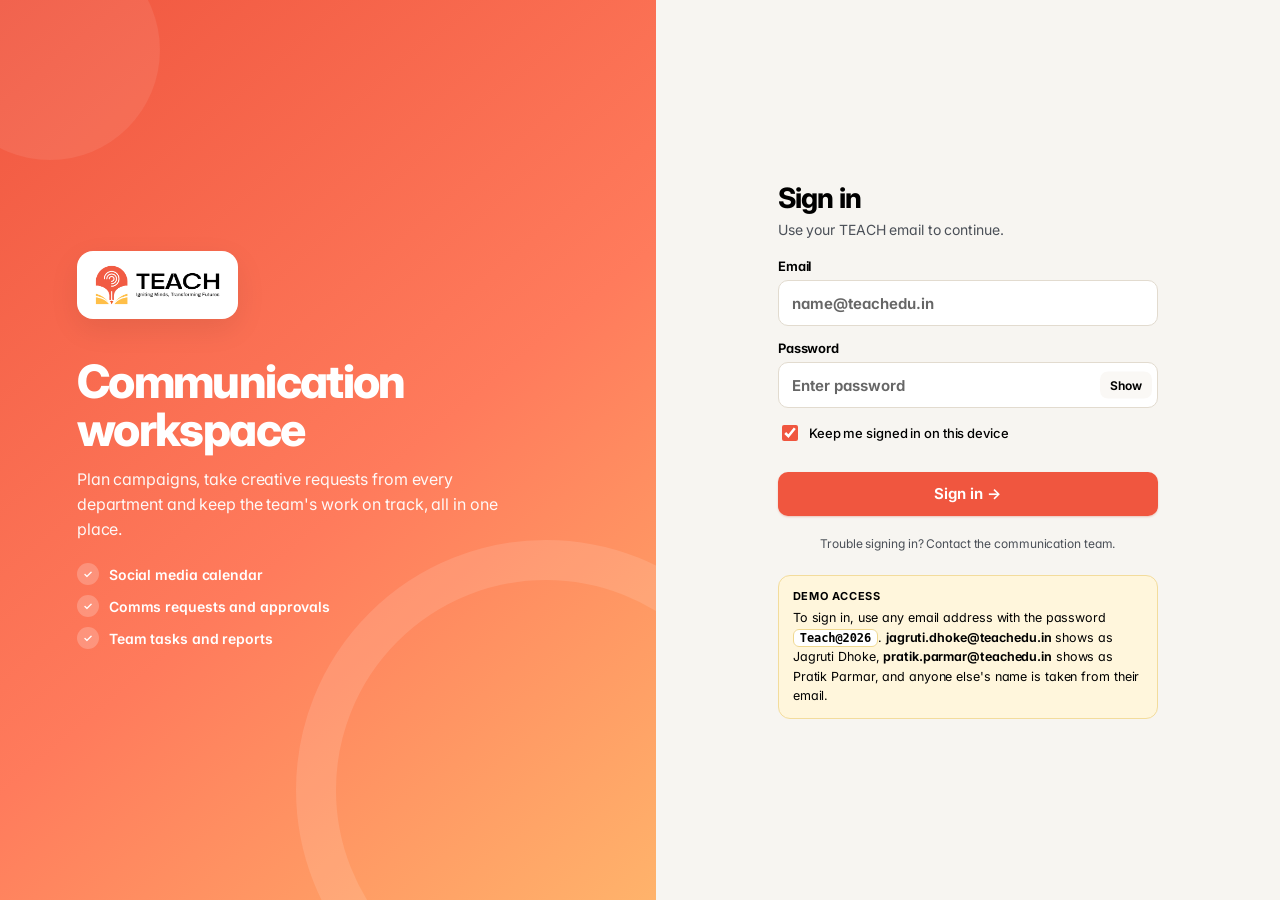
<file: index.html>
<!doctype html>
<html lang="en"><head><meta charset="utf-8"><meta name="viewport" content="width=device-width,initial-scale=1"><meta name="theme-color" content="#f45b45"><title>TEACH Communication</title>
<link rel="preconnect" href="https://fonts.googleapis.com"><link rel="preconnect" href="https://fonts.gstatic.com" crossorigin><link href="https://fonts.googleapis.com/css2?family=Inter:wght@400;500;600;700;800&display=swap" rel="stylesheet">
<link rel="stylesheet" href="styles.css">
<script src="early.js"></script>
</head><body>
<div id="loginScreen" class="login">
<div class="login-brand"><div class="lb-inner"><div class="lb-logo"><img id="loginLogo" alt="TEACH — Igniting Minds, Transforming Futures"></div><h1>Communication<br>workspace</h1><p>Plan campaigns, take creative requests from every department and keep the team's work on track, all in one place.</p><ul><li>Social media calendar</li><li>Comms requests and approvals</li><li>Team tasks and reports</li></ul></div></div>
<div class="login-form-wrap"><form id="loginForm" class="login-card" novalidate autocomplete="on">
<h2>Sign in</h2><p class="sub">Use your TEACH email to continue.</p>
<label>Email<input id="loginEmail" type="email" autocomplete="username" placeholder="name@teachedu.in"></label>
<label>Password<span class="pw"><input id="loginPass" type="password" autocomplete="current-password" placeholder="Enter password"><button type="button" id="pwToggle" aria-label="Show password">Show</button></span></label>
<label class="remember"><input type="checkbox" id="loginRemember" checked> Keep me signed in on this device</label>
<div class="login-error" id="loginError" role="alert"></div>
<button class="primary" type="submit">Sign in →</button>
<p class="login-foot">Trouble signing in? Contact the communication team.</p>
<div class="login-demo"><b>Demo access</b>To sign in, use any email address with the password <code>Teach@2026</code>. <span>jagruti.dhoke@teachedu.in</span> shows as Jagruti Dhoke, <span>pratik.parmar@teachedu.in</span> shows as Pratik Parmar, and anyone else's name is taken from their email.</div>
</form></div>
</div>
<div class="app"><aside><div class="logo-card"><img alt="TEACH — Igniting Minds, Transforming Futures" src="[data-uri]"></div>
<nav class="nav" aria-label="Main navigation">
<button class="active" data-view="home"><span class="ico">⌂</span>Home</button><button data-view="projects"><span class="ico">✦</span>Creative Projects Hub</button><button data-view="calendar"><span class="ico">▦</span>Social Media Calendar</button><button data-view="library"><span class="ico">▱</span>Brand & File Library</button><button data-view="tasks"><span class="ico">♧</span>Team Task Tracker</button><button data-view="accessibility"><span class="ico">☑</span>Checklists</button><button data-view="approvals"><span class="ico">✓</span>Manager & CEO Approvals</button><button data-view="request"><span class="ico">✉</span>Request Comms Work</button><button class="minor" data-view="gallery"><span class="ico">▧</span>Inspiration Board</button><button class="minor" data-view="announcements"><span class="ico">📣</span>Announcements</button><button class="minor" data-view="reports"><span class="ico">▥</span>Reports</button><button class="minor" data-view="access"><span class="ico">🔑</span>Team Access</button></nav><div class="side-note">Together<br>We Create<br>Impact<small>✦ TEACH COMMUNICATION ✦</small></div></aside>
<main><header class="topbar"><div class="brandline"><h1><span>TEACH</span> Communication</h1><p>Create&nbsp; • &nbsp;Communicate&nbsp; • &nbsp;Include&nbsp; • &nbsp;Make an Impact</p></div><div class="profile"><div class="avatar" id="meAvatar">P</div><div><b id="meName">Pratik Parmar</b><small id="meRole">Communication Executive</small><span class="acc-badge" id="meAccess" hidden></span></div><button type="button" class="signout" id="signOut" title="Sign out">Sign out</button></div></header>
<section class="view active" id="view-home"><div class="hero"><div class="hero-copy"><h2>Welcome to TEACH Communication</h2><p>One place for creative ideas, planned campaigns, organised resources and inclusive communication.</p><span class="pill">Let's create something meaningful&nbsp; →</span></div><div class="hero-art">Better<br>Communication<br>↘ Bigger Impact</div></div>
<div class="quick-wrap"><div class="section-title"><div><h2>Quick Access</h2><p>Your communication workspace at a glance.</p></div></div><div class="quick-grid">
<div class="quick"><div class="round">✦</div><h3>Creative Projects Hub</h3><p>Manage designs, approvals and creative assets.</p><button data-go="projects" aria-label="Open Creative Projects">→</button></div>
<div class="quick"><div class="round">▦</div><h3>Social Media Calendar</h3><p>Plan, schedule and track your social media content.</p><button data-go="calendar" aria-label="Open Social Media Calendar">→</button></div>
<div class="quick"><div class="round">▱</div><h3>Brand & File Library</h3><p>Access logos, templates, fonts and shared files.</p><button data-go="library" aria-label="Open Brand and File Library">→</button></div>
<div class="quick"><div class="round">♧</div><h3>Team Task Tracker</h3><p>Assign tasks, set deadlines and track progress.</p><button data-go="tasks" aria-label="Open Team Task Tracker">→</button></div>
<div class="quick"><div class="round">☑</div><h3>Checklists</h3><p>Step-by-step checks for reels, posts, posters, events and more, Deaf-friendly included.</p><button data-go="accessibility" aria-label="Open checklists">→</button></div></div></div>
<div class="quick-wrap" id="homeWeek"></div>
<div class="dashboard"><section class="panel"><div class="panel-head"><h3>Recent Projects</h3><button class="link-btn" data-go="projects">View all →</button></div><div id="homeProjects"></div></section>
<section class="panel"><div class="panel-head"><h3>Social Media Calendar</h3><button class="link-btn" data-go="calendar">View all →</button></div><div class="cal-top"><span id="miniLabel"></span><span><button class="mini-nav" id="miniPrev" aria-label="Previous month">‹</button><button class="mini-nav" id="miniNext" aria-label="Next month">›</button></span></div><div class="calendar" id="miniCal"></div><div class="upcoming"><h4>Upcoming Posts <button class="link-btn" data-go="calendar">See all →</button></h4><div id="miniUpcoming"></div></div></section>
<section class="panel"><div class="panel-head"><h3>Brand & File Library</h3><button class="link-btn" data-go="library">View all →</button></div><input class="search" id="folderSearch" placeholder="⌕  Search files, folders, templates…"><div id="folders"><div class="folder"><div class="folder-ico">📁</div><div><b>Logos & Brand Assets</b><small>24 files</small></div></div><div class="folder"><div class="folder-ico">📁</div><div><b>Templates</b><small>18 files</small></div></div><div class="folder"><div class="folder-ico">📁</div><div><b>Design Elements</b><small>32 files</small></div></div><div class="folder"><div class="folder-ico">📁</div><div><b>Documents & Guides</b><small>12 files</small></div></div></div></section>
<div class="right-stack"><section class="panel"><div class="panel-head"><h3>Quick Links</h3></div><div class="quick-link" data-go="request" role="button" tabindex="0" style="cursor:pointer"><span class="link-icon">✉</span><b>Request Comms Work</b> <span style="margin-left:auto">›</span></div><div class="quick-link"><span class="link-icon">▧</span>Design Templates <span style="margin-left:auto">›</span></div><div class="quick-link"><span class="link-icon">▣</span>TEACH Logo Pack <span style="margin-left:auto">›</span></div><div class="quick-link"><span class="link-icon">▤</span>Content Guidelines <span style="margin-left:auto">›</span></div><div class="quick-link"><span class="link-icon">▣</span>Social Media Guidelines <span style="margin-left:auto">›</span></div><div class="quick-link"><span class="link-icon">✓</span>Approval Process <span style="margin-left:auto">›</span></div></section><section class="panel"><div class="panel-head"><h3>Announcements</h3><button class="link-btn" data-go="announcements">View all →</button></div><div id="homeAnns"></div></section></div></div>
<div class="lower-grid"><section class="panel"><div class="panel-head"><h3>Team Task Tracker</h3><button class="link-btn" data-go="tasks">View all →</button></div><table class="task-table"><thead><tr><th>Task Name</th><th>Owner</th><th>Deadline</th><th>Status</th></tr></thead><tbody id="homeTasks"></tbody></table></section><section class="panel"><div class="panel-head"><h3>Deaf-Friendly Communication</h3><button class="link-btn" data-go="accessibility">View all →</button></div><div class="access-grid"><div class="access"><span class="aico">🤟</span><span><b>ISL Video Library</b><small>Watch & share ISL content</small></span></div><div class="access"><span class="aico">CC</span><span><b>Captions & Visuals</b><small>Make it accessible</small></span></div><div class="access"><span class="aico">✓</span><span><b>Accessibility Checklist</b><small>For all campaigns</small></span></div><div class="access"><span class="aico">♧</span><span><b>DHH Community</b><small>Stay connected</small></span></div></div></section></div></section>
<section class="view" id="view-projects"><div class="content-panel">
<div class="sec-head"><div><span class="sec-kicker">✦ Creative work</span><h2>Creative Projects Hub</h2><p class="sub">Every campaign and project in one place. Open a project to see its tasks, social posts, designs, comms requests, approvals, announcements and history together.</p></div><button class="primary" type="button" id="pjToggle">+ New project</button></div>
<form class="g-form" id="pjForm" hidden autocomplete="off">
<label class="wide">Project name<input id="pjTitle" placeholder="e.g. Diwali 2026 Campaign"></label>
<label>Type<select id="pjType"><option>Campaign</option><option>Event</option><option>Poster series</option><option>Video</option><option>Report / publication</option><option>Other</option></select></label>
<label>Status<select id="pjStatus"><option>Planned</option><option>In Progress</option><option>For Review</option><option>Completed</option></select></label>
<label>Project lead<input id="pjOwner" placeholder="Who is leading it?"></label>
<label>Start date<input id="pjStart" type="date"></label>
<label>Due date<input id="pjDue" type="date"></label>
<label>Main file link (optional)<input id="pjLink" placeholder="https://drive.google.com/…"></label>
<label class="wide">Description<textarea id="pjDesc" placeholder="What is this project and what does it need to achieve?"></textarea></label>
<label class="wide">Other names it goes by (optional)<input id="pjKeys" placeholder="e.g. Diwali, Festive greetings (comma separated)"></label>
<div class="form-btns wide"><button class="primary" type="submit">Create project</button><button class="outline" type="button" id="pjCancel">Cancel</button></div>
</form>
<div class="pj-modes" id="pjModes" role="tablist" aria-label="Project views"><button type="button" role="tab" data-pjmode="cards" class="on">▦ Cards</button><button type="button" role="tab" data-pjmode="board">▥ Board</button><button type="button" role="tab" data-pjmode="timeline">↦ Timeline</button><button type="button" role="tab" data-pjmode="health">◉ Health</button><button type="button" role="tab" data-pjmode="team">♧ Team workload</button></div>
<div class="g-bar"><div class="g-filters" id="pjFilters" aria-label="Filter by status"></div><input id="pjSearch" type="search" placeholder="⌕  Search projects" aria-label="Search projects"></div>
<div class="pj-grid" id="pjGrid"></div>
</div></section>
<section class="view" id="view-calendar"><div class="content-panel">
<div class="cal-head-row"><div><h2>Social Media Calendar</h2><p class="sub">Plan posts for Instagram, Facebook, LinkedIn, YouTube, WhatsApp and email. Click a day to see or add posts, and drag a post onto another day to reschedule it.</p></div>
<div class="cal-nav"><button class="outline" id="calPrev" aria-label="Previous month">‹</button><h3 id="calMonthLabel" aria-live="polite">Month</h3><button class="outline" id="calNext" aria-label="Next month">›</button><button class="outline" id="calToday">Today</button></div></div>
<div class="cal-legend" id="calLegend" aria-label="Show or hide channels"></div>
<div class="cal-layout">
<div class="cal-main">
<div class="mcal-weekdays" aria-hidden="true"><span>Sun</span><span>Mon</span><span>Tue</span><span>Wed</span><span>Thu</span><span>Fri</span><span>Sat</span></div>
<div class="mcal-grid" id="calGrid" role="grid" aria-label="Month calendar"></div>
<div class="cal-stats" id="calStats"></div>
</div>
<aside class="cal-side" aria-label="Selected day">
<h3 id="dayLabel">Selected day</h3><p class="day-sub" id="daySub"></p>
<div id="dayPosts"></div>
<form class="post-form" id="postForm" autocomplete="off">
<h4 id="formHeading">Add a post</h4>
<label>Post or campaign title<input id="calTitle" placeholder="e.g. Student success story"></label>
<div class="row2"><label>Date<input id="calDate" type="date"></label><label>Time<input id="calTime" type="time"></label></div>
<div><span class="rq-lab">Where will it go? <small>(choose all that apply)</small></span><div class="plat-pick" id="calPlats"></div></div>
<div class="row2"><label>Status<select id="calStatus"><option>Planned</option><option>Draft</option><option>Scheduled</option><option>Published</option></select></label><label>Project<select id="calProject"><option value="">No project</option></select></label></div>
<label>Caption<textarea id="calCaption" placeholder="Write the caption for this post…"></textarea></label>
<label>Hashtags<input id="calTags" placeholder="#TEACH #DeafInclusion #ISL"></label>
<label>Notes (optional)<input id="calNotes" placeholder="Owner, design link, reminders…"></label>
<div class="form-btns"><button class="primary" type="submit" id="calSubmit">+ Schedule Post</button><button class="outline" type="button" id="calCancel" hidden>Cancel</button></div>
</form>
</aside>
</div>
</div></section>
<section class="view" id="view-library"><div class="content-panel">
<div class="sec-head"><div><span class="sec-kicker">▱ Brand files</span><h2>Brand &amp; File Library</h2><p class="sub">Approved logos, templates, design elements, guidelines and photo folders, with a link to where each one lives (Google Drive, Canva and so on).</p></div><button class="primary" type="button" id="libToggle">+ Add file or folder</button></div>
<form class="g-form" id="libForm" hidden autocomplete="off">
<label class="wide">Name<input id="libTitle" placeholder="e.g. TEACH logo – white version"></label>
<label>Category<select id="libCat"></select></label>
<label class="span2x">Link<input id="libLink" placeholder="https://drive.google.com/…"></label>
<label class="wide">Notes (optional)<input id="libNotes" placeholder="File types, when to use it, who to ask…"></label>
<div class="form-btns wide"><button class="primary" type="submit" id="libSave">Save</button><button class="outline" type="button" id="libCancel">Cancel</button></div>
</form>
<div class="g-bar"><div class="g-filters" id="libFilters" aria-label="Filter by category"></div><input id="libSearch" type="search" placeholder="⌕  Search files and folders" aria-label="Search the library"></div>
<div class="lib-list" id="libList"></div>
</div></section>
<section class="view" id="view-tasks"><div class="content-panel">
<div class="sec-head"><div><span class="sec-kicker">♧ Team work</span><h2>Team Task Tracker</h2><p class="sub">Who is doing what, and by when. Click any task to open it. Tasks created from a comms request show the full brief inside.</p></div><button class="primary" type="button" id="tkToggle">+ Add task</button></div>
<form class="g-form" id="tkForm" hidden autocomplete="off">
<label class="wide">Task name<input id="tkTitle" placeholder="e.g. Design Annual Day invitation"></label>
<label>Owner<input id="tkOwner" placeholder="Who is doing it?"></label>
<label>Deadline<input id="tkDate" type="date"></label>
<label>Status<select id="tkStatus"><option>Not Started</option><option>In Progress</option><option>For Review</option><option>Completed</option></select></label>
<label class="wide">Details (optional)<textarea id="tkNotes" placeholder="What needs to be done, links, sizes…"></textarea></label>
<div class="form-btns wide"><button class="primary" type="submit">Save task</button><button class="outline" type="button" id="tkCancel">Cancel</button></div>
</form>
<div class="g-bar"><div class="g-filters" id="tkFilters" aria-label="Filter by status"></div><input id="tkSearch" type="search" placeholder="⌕  Search tasks or owners" aria-label="Search tasks"></div>
<div class="tk-head" aria-hidden="true"><span>Task</span><span>Owner</span><span>Deadline</span><span>Status</span><span></span></div>
<div class="tk-list" id="tkList"></div>
</div></section>
<section class="view" id="view-accessibility"><div class="content-panel">
<div class="sec-head"><div><span class="sec-kicker">☑ Before you publish</span><h2>Checklists</h2><p class="sub">One checklist for each kind of work. Pick the type, tick each step as you go, and mark it done when everything is checked. Items marked 🤟 keep our content Deaf-friendly.</p></div></div>
<div class="cl-types" id="clTypes" role="tablist" aria-label="Checklist type"></div>
<div class="cl-layout">
<div class="cl-main">
<div class="cl-bar">
<label class="cl-for">Checking<input id="clFor" placeholder="Name of the post, reel or poster (optional)"></label>
<label class="cl-only"><input type="checkbox" id="clOnlyDeaf"> Show only 🤟 Deaf-friendly items</label>
</div>
<div class="cl-progress" id="clProgress"></div>
<div class="cl-list" id="clList"></div>
<div class="cl-add"><input id="clNewItem" placeholder="Add your own step to this checklist…" aria-label="New checklist step"><label class="cl-deaf-new"><input type="checkbox" id="clNewDeaf"> 🤟</label><button type="button" class="outline" id="clAddItem">+ Add step</button></div>
<div class="cl-actions"><button type="button" class="outline" id="clReset">Clear ticks</button><button type="button" class="outline" id="clCopy">Copy as text</button><button type="button" class="primary" id="clDone">✓ Mark checklist done</button></div>
</div>
<aside class="cl-side">
<h3>Recently completed</h3>
<div id="clHistory"></div>
<div class="cl-tip"><b>🤟 Deaf-friendly basics</b><p>Never rely on sound alone. Burn in captions, show ISL clearly, keep text large with strong contrast, write alt text, and use Easy English.</p></div>
</aside>
</div>
</div></section>
<section class="view" id="view-gallery"><div class="content-panel">
<div class="sec-head"><div><span class="sec-kicker">▧ References</span><h2>Inspiration Board</h2><p class="sub">Posts, posters, videos and layouts we like, from Instagram, Behance, other NGOs and brands. Save what you like about each one so the team can refer back when starting a project.</p></div><button class="primary" type="button" id="gToggle">+ Add reference</button></div>
<form class="g-form" id="gForm" hidden autocomplete="off">
<label class="wide">Name<input id="gTitle" placeholder="e.g. Clean ISL reel intro from a UK charity"></label>
<label>Where it's from<select id="gSource"></select></label>
<label class="span2x">Link (optional)<input id="gLink" placeholder="https://www.instagram.com/p/…"></label>
<label class="wide">Screenshot or image (optional)<input id="gImg" type="file" accept="image/*"></label>
<div class="wide g-preview" id="gPreview"></div>
<div class="wide rq-checks"><span class="rq-lab">What we like about it</span><div id="gLikes"></div></div>
<label class="wide">Notes<textarea id="gNotes" placeholder="What exactly should we borrow from this? What would we change for TEACH?"></textarea></label>
<label>Use for project<select id="gProject"><option value="">No project</option></select></label>
<label>Tags<input id="gTags" placeholder="reel, poster, festive"></label>
<label class="check"><input type="checkbox" id="gFav"> ★ Favourite</label>
<div class="form-btns wide"><button class="primary" type="submit" id="gSave">Save reference</button><button class="outline" type="button" id="gCancel">Cancel</button></div>
</form>
<div class="g-bar"><div class="g-filters" id="gFilters" aria-label="Filter references"></div><input id="gSearch" type="search" placeholder="⌕  Search references" aria-label="Search references"></div>
<div class="i-grid" id="gGrid"></div>
</div></section>
<section class="view" id="view-announcements"><div class="content-panel">
<div class="sec-head"><div><span class="sec-kicker">📣 Team updates</span><h2>Announcements</h2><p class="sub">News for the communication team: events, meetings, guideline changes and achievements. Pinned notices stay at the top.</p></div><button class="primary" type="button" id="aToggle">+ New announcement</button></div>
<form class="g-form" id="aForm" hidden autocomplete="off">
<label class="wide">Headline<input id="aTitle" placeholder="e.g. Annual Day photo selection due Friday"></label>
<label class="wide">Message<textarea id="aMsg" placeholder="What does the team need to know or do?"></textarea></label>
<label>Category<select id="aCat"></select></label>
<label>Event / due date (optional)<input id="aDate" type="date"></label>
<label>Posted by<input id="aBy" placeholder="Your name"></label>
<label class="check"><input type="checkbox" id="aPin"> Pin to top</label>
<div class="form-btns wide"><button class="primary" type="submit">Post announcement</button><button class="outline" type="button" id="aCancel">Cancel</button></div>
</form>
<div class="g-filters" id="aFilters" aria-label="Filter by category"></div>
<div class="ann-list" id="aList" aria-live="polite"></div>
</div></section>
<section class="view" id="view-access"><div class="content-panel">
<div class="sec-head"><div><span class="sec-kicker">🔑 Who can do what</span><h2>Team Access</h2><p class="sub">Give people access to this workspace and choose what each person can do.</p></div></div>
<div class="acc-you" id="accYou" aria-live="polite"></div>
<div class="acc-roles">
<div class="acc-role"><span class="acc-badge r-admin">Admin</span><p>Full access. Can add, edit and delete everything, and can give or remove access.</p></div>
<div class="acc-role"><span class="acc-badge r-editor">Editor</span><p>Can add, edit and delete posts, projects, tasks, files and more. Cannot change access when it is set to “Admins only”.</p></div>
<div class="acc-role"><span class="acc-badge r-viewer">View-only</span><p>Can look at everything, open details, filter and download reports. Cannot add, edit, delete or approve.</p></div>
</div>
<form class="g-form" id="accForm" autocomplete="off" novalidate>
<h3 class="wide acc-h">Give someone access</h3>
<label>Name (optional)<input id="accName" placeholder="e.g. Riya Shah"></label>
<label>Email<input id="accEmail" type="email" placeholder="name@teachedu.in"></label>
<label>Role<select id="accRole"><option value="editor">Editor</option><option value="viewer">View-only</option><option value="admin">Admin</option></select></label>
<div class="form-btns wide"><button class="primary" type="submit" id="accAdd">+ Give access</button><span class="acc-msg" id="accMsg" role="status" aria-live="polite"></span></div>
</form>
<h3 class="acc-h">People with access <span class="cnt" id="accCount"></span></h3>
<div class="acc-list" id="accList"></div>
<div class="acc-box" id="accApprBox">
<h3 class="acc-h">Approvers</h3>
<p class="acc-note">Work goes to the Manager first, then to the CEO for final approval. Only the person named here can approve or request changes at their step. Everyone can still preview each view with “View as”. Anyone named here is also given Editor access so they can sign in and approve.</p>
<div class="acc-appr-grid">
<label>Manager (first approval)<input id="accMgr" type="email" list="accPeople" placeholder="manager@teachedu.in"></label>
<label>CEO (final approval)<input id="accCeo" type="email" list="accPeople" placeholder="ceo@teachedu.in"></label>
</div>
<datalist id="accPeople"></datalist>
<div class="form-btns"><button class="primary" type="button" id="accApprSave">Save approvers</button><button class="outline" type="button" id="accApprClear">Clear both</button><span class="acc-msg" id="accMsg3" role="status" aria-live="polite"></span></div>
<p class="acc-note" id="accApprNote"></p>
</div>
<div class="acc-box">
<h3 class="acc-h">Settings</h3>
<fieldset class="acc-fs"><legend>Who can give or remove access</legend>
<label class="check"><input type="radio" name="accManage" value="everyone"> Everyone who signs in</label>
<label class="check"><input type="radio" name="accManage" value="admins"> Admins only</label></fieldset>
<label class="acc-inline">People who are not on the list sign in as <select id="accDefault"><option value="viewer">View-only</option><option value="editor">Editor</option></select></label>
<label class="check"><input type="checkbox" id="accReq"> View-only people can still send Comms requests</label>
<p class="acc-note" id="accSetNote"></p>
</div>
<div class="acc-box">
<h3 class="acc-h">Share this list with other devices</h3>
<p class="acc-note">Access is saved on the device where you set it. Copy this list and paste it into the same box on another device, then press “Apply this list”.</p>
<textarea id="accJson" rows="6" aria-label="Access list" spellcheck="false"></textarea>
<div class="form-btns"><button class="outline" type="button" id="accCopy">Copy list</button><button class="primary" type="button" id="accApply">Apply this list</button><span class="acc-msg" id="accMsg2" role="status" aria-live="polite"></span></div>
</div>
</div></section>
<section class="view" id="view-reports"><div class="content-panel">
<h2>Communication Reports</h2><p>Choose a date and time range to see everything done on this website in that period, then download it.</p>
<div class="rep-filters">
<label>From<input type="datetime-local" id="repFrom"></label>
<label>To<input type="datetime-local" id="repTo"></label>
<label>Section<select id="repSection"><option value="">All sections</option></select></label>
<label>Person<select id="repPerson"><option value="">Everyone</option></select></label>
</div>
<div class="rep-quick" id="repQuick"><button data-range="today">Today</button><button data-range="week">Last 7 days</button><button data-range="month">This month</button><button data-range="lastmonth">Last month</button><button data-range="all">All time</button></div>
<div class="rep-tiles" id="repTiles"></div>
<div class="rep-actions"><button class="primary" id="repCsv">⬇ Download Excel (CSV)</button><button class="outline" id="repPrint">⎙ Download PDF / Print</button><span class="rep-count" id="repCount"></span></div>
<div class="rep-table-wrap"><table class="rep-table"><thead><tr><th>Date</th><th>Time</th><th>By</th><th>Section</th><th>Action</th><th>Item</th><th>Details</th></tr></thead><tbody id="repRows"></tbody></table></div>
<p class="empty-note" style="margin-top:12px">Every add, edit, status change, approval and checklist tick is recorded with its date and time from now on. Like the rest of this demo, records are saved in this browser only.</p>
</div></section>

<section class="view" id="view-approvals"><div class="content-panel"><h2>Manager & CEO Approvals</h2><p>Send creative work for review, track decisions, and keep feedback in one clear place.</p>
<div class="role-note"><b>Demo workflow:</b> Choose a view to preview the staff, manager, or CEO experience. Items come from the Send for approval button on posts, tasks and projects, or you can add one below. Approvals are saved in this browser for the demo.</div>
<div class="approval-toolbar"><label for="approvalRole"><b>View as:</b></label><select id="approvalRole"><option value="staff">Staff / Creator</option><option value="manager">Manager</option><option value="ceo">CEO / Final Approver</option></select><input id="approvalTitle" placeholder="Creative / campaign name" aria-label="Creative or campaign name"><select id="approvalType"><option>Social Media Post</option><option>Poster / Invitation</option><option>Presentation</option><option>Video / Reel</option><option>Certificate / Document</option></select><button class="primary" id="submitApproval">+ Submit for Approval</button></div>
<div class="apr-who" id="aprWho" aria-live="polite"></div>
<div class="approval-grid" id="approvalCards" aria-live="polite"></div></div></section>
<section class="view" id="view-request"><div class="content-panel">
<div class="sec-head"><div><span class="sec-kicker">✉ For all departments</span><h2>Request Comms Work</h2><p class="sub">Need a poster, post, video, certificate or banner? Fill in this brief so the communication team has everything they need the first time. See the example to know how much detail to give.</p></div><button class="outline" type="button" id="rqExample">✦ Fill with an example</button></div>
<ol class="rq-steps"><li><b>1 · Submit a brief</b><span>Fill in every section below</span></li><li><b>2 · Comms reviews</b><span>We confirm in 1 working day</span></li><li><b>3 · Drafts &amp; changes</b><span>Up to 2 rounds of edits</span></li><li><b>4 · Approval &amp; delivery</b><span>Final files or prints handed over</span></li></ol>
<div class="rq-tabs" role="tablist"><button type="button" role="tab" class="on" data-rqtab="form">New request</button><button type="button" role="tab" data-rqtab="queue">Request queue <span class="cnt" id="rqCount">0</span></button><button type="button" role="tab" data-rqtab="guide">Sizes &amp; lead times</button></div>

<div class="rq-pane" data-rqpane="form">
<div class="rq-example-note" id="rqEditNote" hidden></div>
<div class="rq-example-note" id="rqExampleNote" hidden>✦ <b>Example loaded.</b> This is how a complete request looks. Change anything you need, or press <b>Clear form</b> to start your own.</div>
<form id="rqForm" class="rq-form" autocomplete="off" novalidate>
<fieldset><legend><span>1</span> Who is asking?</legend><div class="rq-grid">
<label>Your name *<input id="rqName" placeholder="e.g. Sneha Kulkarni"></label>
<label>Department or team *<select id="rqDept"><option value="">Choose…</option><optgroup label="Departments"><option>CIEP</option><option>CLIE</option><option>CTEI</option><option>EDP</option><option>HR</option><option>SEW</option><option>Skills</option></optgroup><optgroup label="Teams"><option>Discipline</option><option>POCSO</option><option>POSH</option><option>PTA</option><option>Student Council</option><option>Vibe Tribe</option></optgroup><optgroup label="Not listed"><option>Other</option></optgroup></select></label>
<label>Campus<select id="rqCampus"><option>Mumbai</option><option>Pune</option><option>Delhi</option><option>All campuses</option></select></label>
</div></fieldset>

<fieldset><legend><span>2</span> What do you need?</legend><div class="rq-grid">
<label>Type of work *<select id="rqType"></select></label>
<label class="span2">Title / name of the item *<input id="rqTitle" placeholder="e.g. Placement Drive 2026 poster"></label>
<label class="wide">Purpose and key message *<textarea id="rqPurpose" placeholder="What is this for? What is the one thing people must understand or do after seeing it?"></textarea></label>
<div class="wide rq-checks"><span class="rq-lab">Who will see it?</span><div id="rqAudience"></div></div>
<label class="wide">Call to action<input id="rqCta" placeholder="e.g. Register by 10 Nov using the QR code"></label>
</div></fieldset>

<fieldset><legend><span>3</span> Format and size</legend>
<div class="rq-seg" role="radiogroup" aria-label="Output"><label><input type="radio" name="rqOut" value="Digital only" checked> 💻 Digital only</label><label><input type="radio" name="rqOut" value="Print only"> 🖨 Print only</label><label><input type="radio" name="rqOut" value="Digital + Print"> 💻 + 🖨 Both</label></div>
<div class="rq-sub" id="rqDigital"><h4>Digital use</h4><div class="rq-checks"><div id="rqPlatforms"></div></div></div>
<div class="rq-sub" id="rqPrint" hidden><h4>Print details</h4><div class="rq-grid">
<label>Print size *<select id="rqSize"><option value="">Choose…</option><option>A5 (148 × 210 mm)</option><option>A4 (210 × 297 mm)</option><option>A3 (297 × 420 mm)</option><option>A2 (420 × 594 mm)</option><option>A1 (594 × 841 mm)</option><option>Standee (3 × 6 ft)</option><option>Flex banner (custom size)</option><option>Visiting card (3.5 × 2 in)</option><option>Certificate (A4 landscape)</option><option>Custom size</option></select></label>
<label>Orientation<select id="rqOrient"><option>Portrait</option><option>Landscape</option><option>Square</option></select></label>
<label>Quantity *<input id="rqQty" type="number" min="1" placeholder="e.g. 50"></label>
<label id="rqCustomWrap" hidden>Custom size (W × H)<input id="rqCustom" placeholder="e.g. 8 × 4 ft"></label>
<label>Sides<select id="rqSides"><option>Single-sided</option><option>Double-sided</option></select></label>
<label>Paper / material<select id="rqPaper"><option>Not sure, advise me</option><option>Matte paper (130 gsm)</option><option>Gloss paper (170 gsm)</option><option>Art card (300 gsm)</option><option>Sunboard</option><option>Flex / vinyl</option><option>Normal office paper</option></select></label>
<label>Who arranges printing?<select id="rqPrinter"><option>Comms team to arrange vendor</option><option>Our department will print</option><option>Office printer is fine</option></select></label>
<label class="span2">Deliver prints to<input id="rqDeliver" placeholder="e.g. Pune campus reception, 2nd floor"></label>
</div></div>
</fieldset>

<fieldset><legend><span>4</span> Content you are providing</legend><div class="rq-grid">
<label>Text / copy<select id="rqCopy"><option>Final text is ready (in notes / link)</option><option>Rough draft, please polish</option><option>Please write it for us</option></select></label>
<label>Photos / images<select id="rqPhotos"><option>We will share photos</option><option>Use TEACH photo library</option><option>Need a photo shoot</option><option>No photos needed</option></select></label>
<label>Partner / funder logos<input id="rqLogos" placeholder="e.g. HDFC AMC, Thermax (or 'None')"></label>
<div class="wide rq-checks"><span class="rq-lab">Languages</span><div id="rqLang"></div></div>
<div class="wide rq-checks"><span class="rq-lab">Accessibility (Deaf-friendly)</span><div id="rqA11y"></div></div>
<label class="wide">Reference / files link<input id="rqLink" placeholder="Google Drive link to text, photos, old designs you like"></label>
</div></fieldset>

<fieldset><legend><span>5</span> Deadline</legend><div class="rq-grid">
<label>Needed by *<input id="rqDeadline" type="date"></label>
<label>Event / publish date<input id="rqEvent" type="date"></label>
<label>First draft wanted by<input id="rqDraft" type="date"></label>
</div>
<div class="rq-lead" id="rqLead" role="status"></div>
</fieldset>

<fieldset><legend><span>6</span> Anything else?</legend>
<label class="wide">Notes for the comms team<textarea id="rqNotes" placeholder="Colours to avoid, people who must be mentioned, VIPs attending, sensitive topics…"></textarea></label>
</fieldset>
<div class="rq-submit"><button type="button" class="outline" id="rqClear">Clear form</button><button type="submit" class="primary">Submit request →</button></div>
</form>
</div>

<div class="rq-pane" data-rqpane="queue" hidden>
<div class="g-filters" id="rqFilters"></div>
<div class="rq-queue" id="rqQueue"></div>
</div>

<div class="rq-pane" data-rqpane="guide" hidden>
<div class="rq-guide">
<div><h3>Print sizes</h3><table class="rq-table"><tr><th>Size</th><th>Measures</th><th>Best for</th></tr>
<tr><td><b>A5</b></td><td>148 × 210 mm</td><td>Flyers, handouts, table cards</td></tr>
<tr><td><b>A4</b></td><td>210 × 297 mm</td><td>Notices, letters, certificates, forms</td></tr>
<tr><td><b>A3</b></td><td>297 × 420 mm</td><td>Notice-board posters, classroom charts</td></tr>
<tr><td><b>A2</b></td><td>420 × 594 mm</td><td>Corridor posters, event posters</td></tr>
<tr><td><b>A1</b></td><td>594 × 841 mm</td><td>Large event posters, display boards</td></tr>
<tr><td><b>Standee</b></td><td>3 × 6 ft</td><td>Event entrances, photo booths, stalls</td></tr>
<tr><td><b>Flex banner</b></td><td>Custom (in ft)</td><td>Stage backdrops, outdoor banners</td></tr>
<tr><td><b>Visiting card</b></td><td>3.5 × 2 in</td><td>Staff business cards</td></tr></table></div>
<div><h3>Digital sizes</h3><table class="rq-table"><tr><th>Where</th><th>Size (px)</th></tr>
<tr><td>Instagram post</td><td>1080 × 1350 (4:5) or 1080 × 1080</td></tr>
<tr><td>Instagram story / reel</td><td>1080 × 1920 (9:16)</td></tr>
<tr><td>LinkedIn post</td><td>1200 × 1200 or 1200 × 627</td></tr>
<tr><td>Facebook post</td><td>1080 × 1080</td></tr>
<tr><td>YouTube thumbnail</td><td>1280 × 720 (16:9)</td></tr>
<tr><td>WhatsApp image</td><td>1080 × 1080</td></tr>
<tr><td>Presentation / screen</td><td>1920 × 1080 (16:9)</td></tr></table></div>
<div class="wide"><h3>How much notice to give</h3><p class="sub" style="margin:0 0 8px">Working days (Mon–Fri) before you need it. Printing adds 2 days and an ISL video adds 2 days.</p><div class="rq-lead-grid" id="rqLeadGrid"></div></div>
</div>
</div>
</div></section>

<footer style="color:#8a8177;font-size:11px;text-align:center;padding:18px 0">TEACH Communication · Create • Communicate • Include • Make an Impact</footer></main></div><div class="rq-modal" id="rqModal" hidden role="dialog" aria-modal="true" aria-labelledby="rqModalTitle"><div class="rq-modal-box"><div class="rq-modal-head"><h3 id="rqModalTitle">Request brief</h3><button type="button" class="mini-btn" id="rqModalClose" aria-label="Close">✕</button></div><div id="rqModalBody"></div><div class="rq-modal-foot"><button type="button" class="outline" id="rqModalPrint">⎙ Print / Save PDF</button><button type="button" class="primary" id="rqModalTask">+ Add to Task Tracker</button></div></div></div>
<div class="rq-modal pj-modal" id="pjModal" hidden role="dialog" aria-modal="true" aria-labelledby="pjModalTitle"><div class="rq-modal-box pj-box"><div class="rq-modal-head"><div><span class="pj-mtype" id="pjModalType"></span><h3 id="pjModalTitle">Project</h3></div><button type="button" class="mini-btn" id="pjModalClose" aria-label="Close">✕</button></div><div id="pjModalBody"></div></div></div>
<div class="rq-modal" id="iModal" hidden role="dialog" aria-modal="true" aria-labelledby="iModalTitle"><div class="rq-modal-box"><div class="rq-modal-head"><h3 id="iModalTitle">Reference</h3><button type="button" class="mini-btn" id="iModalClose" aria-label="Close">✕</button></div><div id="iModalBody"></div></div></div>
<div class="toast" id="toast" role="status"></div>
<script src="app.js"></script>
</body></html>
</file>
<file: styles.css>
:root{--coral:#f45b45;--coral2:#ff795f;--yellow:#ffc34d;--cream:#fff4e4;--ink:#171717;--muted:#777b80;--line:#f0e6d9;--white:#fff;--green:#16885c;--blue:#2774c8;--shadow:0 10px 28px rgba(90,54,23,.07)}*{box-sizing:border-box}body{margin:0;background:var(--cream);color:var(--ink);font-family:Inter,-apple-system,BlinkMacSystemFont,"Segoe UI",Arial,sans-serif}button,input,select,textarea{font:inherit}button{cursor:pointer}.app{min-height:100vh;display:grid;grid-template-columns:270px minmax(0,1fr)}aside{background:linear-gradient(180deg,#ffc34d,#ffda8d);padding:18px 18px 24px;display:flex;flex-direction:column;gap:15px;min-height:100vh}.logo-card{background:white;border-radius:20px;padding:13px;display:flex;align-items:center;justify-content:center;min-height:84px}.logo-card img{width:100%;max-width:230px;height:auto;object-fit:contain}.nav{display:grid;gap:8px}.nav button{border:0;background:var(--coral);color:#171717;border-radius:17px;padding:13px 14px;text-align:left;display:flex;align-items:center;gap:12px;font-weight:700;min-height:48px;transition:.15s}.nav button.active{background:#151515;color:white}.nav button:hover{transform:translateY(-1px);filter:brightness(.98)}.nav .ico{width:22px;text-align:center;font-size:18px}.nav .minor{background:rgba(255,255,255,.36);font-weight:600}.side-note{margin-top:auto;padding:15px 12px;text-align:center;font-size:20px;font-weight:800;line-height:1.2;transform:rotate(-4deg)}.side-note small{display:block;color:var(--coral);font-size:12px;letter-spacing:2px;margin-top:8px;transform:rotate(4deg)}main{padding:22px 26px 36px;min-width:0}.topbar{display:flex;align-items:center;justify-content:space-between;gap:16px;margin-bottom:18px}.brandline h1{font-size:clamp(25px,3vw,38px);margin:0;letter-spacing:-1.2px}.brandline h1 span{color:var(--coral)}.brandline p{margin:4px 0 0;color:var(--muted);font-size:14px;letter-spacing:.3px}.profile{display:flex;align-items:center;gap:10px;background:#fffaf4;border:1px solid var(--line);border-radius:18px;padding:9px 13px;white-space:nowrap}.avatar{width:40px;height:40px;background:var(--coral);color:white;border-radius:50%;display:grid;place-items:center;font-weight:800}.profile b{display:block;font-size:13px}.profile small{display:block;color:var(--muted);margin-top:3px}.hero{background:linear-gradient(110deg,#f45b45,#ff8874);color:#fff;border-radius:27px;padding:26px 32px;min-height:168px;display:flex;justify-content:space-between;align-items:center;gap:20px;position:relative;overflow:hidden;margin-bottom:18px}.hero:after{content:"";position:absolute;width:250px;height:250px;border:22px solid rgba(255,255,255,.13);border-radius:50%;right:-45px;top:-82px;box-shadow:0 0 0 25px rgba(255,255,255,.06),0 0 0 60px rgba(255,255,255,.05)}.hero-copy{position:relative;z-index:1;max-width:720px}.hero h2{font-size:clamp(24px,3vw,36px);line-height:1.1;margin:0 0 9px;letter-spacing:-.7px}.hero p{margin:0;line-height:1.5;max-width:650px;color:#fff9f4}.hero .pill{display:inline-flex;margin-top:14px;background:rgba(255,255,255,.2);border:1px solid rgba(255,255,255,.3);border-radius:999px;padding:8px 13px;font-size:12px;font-weight:700}.hero-art{z-index:1;font-size:21px;line-height:1.25;font-weight:800;font-style:italic;transform:rotate(-7deg);max-width:180px}.section-title{display:flex;align-items:center;justify-content:space-between;gap:12px;margin:0 0 11px}.section-title h2{font-size:19px;margin:0}.section-title p{margin:3px 0 0;color:var(--muted);font-size:12px}.link-btn{border:0;background:transparent;color:var(--coral);font-size:12px;font-weight:700;padding:5px}.quick-wrap{background:#fff;border-radius:20px;padding:14px;margin-bottom:12px;box-shadow:var(--shadow)}.quick-grid{display:grid;grid-template-columns:repeat(5,minmax(0,1fr));gap:12px}.quick{border-radius:15px;padding:13px;background:#fff0ec;min-height:150px;display:flex;flex-direction:column;align-items:flex-start;border:1px solid transparent;transition:.15s}.quick:nth-child(even){background:#fff6df}.quick:hover{border-color:#f6b4a8;transform:translateY(-2px)}.quick .round{width:42px;height:42px;display:grid;place-items:center;border-radius:50%;background:var(--coral);color:#fff;font-size:21px;margin-bottom:8px}.quick:nth-child(even) .round{background:#ffb31c;color:#181818}.quick h3{font-size:13px;line-height:1.25;margin:0 0 5px}.quick p{font-size:11px;color:#565b60;line-height:1.4;margin:0 0 9px}.quick button{margin-top:auto;border:0;border-radius:50%;width:27px;height:27px;background:var(--coral);color:#fff;font-size:17px}.quick:nth-child(even) button{background:#ffb31c;color:#222}.dashboard{display:grid;grid-template-columns:1.12fr .9fr .9fr .95fr;gap:12px;align-items:start}.panel{background:white;border-radius:18px;padding:14px;box-shadow:var(--shadow);min-width:0}.panel h3{font-size:14px;margin:0}.panel-head{display:flex;justify-content:space-between;align-items:center;gap:8px;margin-bottom:12px}.project{display:flex;gap:10px;padding:9px 0;border-bottom:1px solid #f1eee9}.project:last-child{border-bottom:0}.thumb{width:58px;height:62px;border-radius:10px;flex-shrink:0;display:grid;place-items:center;color:white;font-weight:900;font-size:10px;text-align:center;padding:5px;background:linear-gradient(145deg,#24203d,#553e72)}.project:nth-of-type(2) .thumb{background:linear-gradient(145deg,#064e62,#0a9eaa)}.project:nth-of-type(3) .thumb{background:linear-gradient(145deg,#8b1c20,#f07c42)}.project b{font-size:11px;display:block;line-height:1.35}.project small{display:block;color:var(--muted);font-size:10px;margin-top:5px}.status{display:inline-block;border-radius:99px;padding:4px 7px;font-size:9px;font-weight:700;margin-top:5px;background:#e1f7eb;color:#08794e}.status.review{background:#e4efff;color:#2463ba}.status.progress{background:#fff0d2;color:#996000}.cal-top{display:flex;justify-content:space-between;align-items:center;font-size:12px;font-weight:700;margin-bottom:8px}.calendar{display:grid;grid-template-columns:repeat(7,1fr);gap:4px;text-align:center;font-size:10px}.calendar span{padding:5px 0;border-radius:50%;color:#6b7075}.calendar .day{color:#242424;font-weight:700}.calendar .event{background:#ffe4dc;color:#d64b36;font-weight:800}.calendar .today{background:var(--coral);color:white}.upcoming{margin-top:14px;border-top:1px solid var(--line);padding-top:10px}.upcoming h4{margin:0 0 7px;font-size:11px}.postline{display:flex;gap:8px;margin:8px 0;font-size:10px;line-height:1.4}.social-icon{width:24px;height:24px;border-radius:7px;background:#eaf1ff;display:grid;place-items:center;color:#2466b4;font-weight:900;flex-shrink:0}.search{width:100%;border:1px solid #e8e8e8;border-radius:11px;padding:9px 10px;font-size:11px;margin-bottom:7px}.folder{display:flex;align-items:center;gap:9px;padding:10px 0;border-bottom:1px solid #f1eee9}.folder:last-child{border-bottom:0}.folder-ico{background:#fff3d8;color:#d88b00;width:39px;height:38px;display:grid;place-items:center;border-radius:11px;font-size:18px;flex-shrink:0}.folder b{display:block;font-size:11px}.folder small{display:block;color:var(--muted);font-size:10px;margin-top:4px}.right-stack{display:grid;gap:12px}.quick-link{display:flex;align-items:center;gap:9px;padding:9px 0;border-bottom:1px solid #f1eee9;font-size:11px}.quick-link:last-child{border-bottom:0}.link-icon{width:30px;height:30px;border-radius:9px;background:#fff0e4;color:var(--coral);display:grid;place-items:center;font-size:15px}.announcement{display:flex;gap:10px;padding:10px 0;border-bottom:1px solid #f1eee9}.announcement:last-child{border-bottom:0}.announcement .thumb{width:55px;height:55px;background:linear-gradient(135deg,#ffbf4a,#f45b45)}.announcement b{font-size:11px;line-height:1.3;display:block}.announcement small{display:block;font-size:10px;color:var(--muted);line-height:1.4;margin-top:4px}.task-table{width:100%;border-collapse:collapse;font-size:10px}.task-table th{text-align:left;color:var(--muted);font-weight:600;padding:7px 3px;border-bottom:1px solid var(--line)}.task-table td{padding:8px 3px;border-bottom:1px solid #f2eee8}.task-table tr:last-child td{border-bottom:0}.task-table td:last-child{white-space:nowrap}.task-dot{display:inline-block;width:7px;height:7px;border-radius:50%;background:var(--coral);margin-right:5px}.access-grid{display:grid;grid-template-columns:1fr 1fr;gap:7px}.access{display:flex;align-items:center;gap:8px;background:#fff7e8;padding:9px;border-radius:10px}.access:nth-child(2n){background:#fff0ed}.access .aico{width:26px;height:26px;background:var(--yellow);border-radius:8px;display:grid;place-items:center;flex-shrink:0}.access b{font-size:10px;display:block}.access small{font-size:9px;color:var(--muted);display:block;margin-top:3px}.lower-grid{display:grid;grid-template-columns:1fr 1fr;gap:12px;margin-top:12px}.view{display:none}.view.active{display:block}.content-panel{background:#fff;border-radius:20px;padding:20px;box-shadow:var(--shadow)}.content-panel h2{margin:0 0 5px}.content-panel>p{color:var(--muted);margin:0 0 16px}.toolbar{display:flex;gap:9px;flex-wrap:wrap;margin-bottom:15px}.toolbar input,.toolbar select{border:1px solid var(--line);border-radius:10px;padding:10px;background:white}.primary{border:0;background:var(--coral);color:white;font-weight:700;border-radius:10px;padding:10px 14px}.outline{border:1px solid var(--line);background:white;border-radius:10px;padding:10px}.feature-list{display:grid;grid-template-columns:repeat(3,minmax(0,1fr));gap:12px}.feature-card{border:1px solid var(--line);border-radius:14px;padding:14px}.feature-card h3{margin:8px 0 5px;font-size:15px}.feature-card p{font-size:12px;color:var(--muted);line-height:1.5}.empty-note{background:#fff8eb;border-radius:12px;padding:12px;font-size:12px;color:#6c6255}.toast{position:fixed;right:20px;bottom:20px;background:#171717;color:white;border-radius:12px;padding:12px 16px;box-shadow:var(--shadow);display:none;z-index:10;font-size:13px}.mobile-menu{display:none}
@media(max-width:1250px){.dashboard{grid-template-columns:1fr 1fr}.quick-grid{grid-template-columns:repeat(3,minmax(0,1fr))}.right-stack{grid-column:span 2}.quick{min-height:135px}}
@media(max-width:760px){.app{display:block}aside{min-height:0;padding:10px 12px;display:block}.logo-card{min-height:60px;max-width:210px;padding:8px;margin-bottom:10px}.logo-card img{max-height:48px}.nav{display:flex;overflow-x:auto;padding-bottom:4px;gap:7px}.nav button{min-width:max-content;padding:10px 12px;min-height:42px;border-radius:13px;font-size:12px}.nav .minor,.side-note{display:none}main{padding:15px 12px 25px}.topbar{align-items:flex-start}.brandline h1{font-size:24px;letter-spacing:-.5px}.brandline p{font-size:11px;max-width:220px}.profile{padding:6px 8px}.profile .avatar{width:31px;height:31px}.profile b{font-size:11px}.profile small{font-size:9px}.hero{padding:21px 18px;min-height:150px;border-radius:20px}.hero-art{display:none}.hero h2{font-size:26px}.hero p{font-size:13px}.quick-wrap{padding:11px}.quick-grid{grid-template-columns:repeat(2,minmax(0,1fr));gap:8px}.quick{padding:11px;min-height:145px}.dashboard{grid-template-columns:1fr;gap:10px}.right-stack{grid-column:auto}.lower-grid{grid-template-columns:1fr}.feature-list{grid-template-columns:1fr}.content-panel{padding:15px}.task-table{font-size:9px}.task-table td,.task-table th{padding:7px 2px}}
@media(min-width:761px) and (max-width:980px){.app{grid-template-columns:220px minmax(0,1fr)}aside{padding:14px 12px}main{padding:18px}.dashboard{grid-template-columns:1fr 1fr}.right-stack{grid-column:span 2}.quick-grid{grid-template-columns:repeat(3,minmax(0,1fr))}}

/* Final alignment polish: consistent spacing, balanced columns, and responsive centering */
:root{--content-max:1700px}
.app{width:100%;max-width:1920px;margin:0 auto;min-height:100vh}
main{width:100%;max-width:1700px;margin:0 auto;padding:24px clamp(16px,2vw,34px) 40px}
aside{position:relative;align-self:stretch;min-width:0}
.logo-card{width:100%;flex-shrink:0}
.topbar{width:100%;min-width:0;align-items:center}
.brandline{min-width:0}
.profile{flex-shrink:0}
.hero{width:100%;align-items:center;justify-content:space-between}
.quick-wrap,.dashboard,.lower-grid,.content-panel,footer{width:100%;min-width:0}
.quick-grid{align-items:stretch}
.quick{height:100%;min-width:0;overflow-wrap:anywhere}
.dashboard{grid-template-columns:minmax(0,1.1fr) minmax(220px,.85fr) minmax(220px,.85fr) minmax(220px,.9fr);align-items:stretch}
.dashboard>.panel,.dashboard>.right-stack{min-width:0;height:100%}
.right-stack{align-content:start}
.panel{height:100%;min-width:0;overflow-wrap:anywhere}
.panel-head{min-width:0;flex-wrap:wrap}
.task-table{table-layout:auto;width:100%}
.task-table th,.task-table td{vertical-align:middle;overflow-wrap:anywhere}
.feature-list{align-items:stretch}
.feature-card{height:100%;min-width:0;overflow-wrap:anywhere}
.toolbar>*{min-width:0;max-width:100%}
.content-panel>h2,.content-panel>p{text-align:left}
footer{text-align:center;margin:0 auto}
@media(min-width:1500px){main{padding-left:34px;padding-right:34px}.dashboard{gap:16px}.quick-grid{gap:14px}.panel{padding:17px}}
@media(max-width:1240px){.dashboard{grid-template-columns:repeat(2,minmax(0,1fr));align-items:stretch}.dashboard>.right-stack{grid-column:span 2}.dashboard>.panel{height:auto}.quick-grid{grid-template-columns:repeat(3,minmax(0,1fr))}}
@media(max-width:760px){.app{display:block;width:100%;margin:0}.app>aside{width:100%;min-height:0}.app>main{width:100%;padding:14px 12px 26px}.topbar{gap:10px;flex-wrap:wrap}.brandline{flex:1 1 180px}.profile{max-width:100%;white-space:normal}.hero{width:100%;padding:20px 17px;align-items:flex-start}.hero-copy{width:100%;max-width:none}.quick-grid{grid-template-columns:repeat(2,minmax(0,1fr));align-items:stretch}.dashboard{grid-template-columns:minmax(0,1fr);gap:11px}.dashboard>.right-stack{grid-column:auto}.dashboard>.panel,.dashboard>.right-stack{width:100%;height:auto}.lower-grid{grid-template-columns:minmax(0,1fr);gap:11px}.panel,.content-panel{width:100%;padding:14px;border-radius:16px}.feature-list{grid-template-columns:minmax(0,1fr)}.toolbar{align-items:stretch}.toolbar input,.toolbar select,.toolbar button{width:100%;max-width:none}.task-table{font-size:10px}.task-table th,.task-table td{padding:7px 4px}.calendar{gap:2px}.quick{min-height:140px}.section-title{align-items:flex-start}.section-title h2{line-height:1.25}}
@media(max-width:380px){.quick-grid{grid-template-columns:minmax(0,1fr)}.brandline h1{font-size:22px}.profile{width:100%}.task-table{font-size:9px}}

/* Smooth, professional motion */
html{scroll-behavior:smooth}.panel,.quick-wrap,.content-panel,.feature-card,.hero,.profile{animation:fadeUp .48s ease both}
.quick-grid .quick{animation:fadeUp .42s ease both}.quick-grid .quick:nth-child(2){animation-delay:.04s}.quick-grid .quick:nth-child(3){animation-delay:.08s}.quick-grid .quick:nth-child(4){animation-delay:.12s}.quick-grid .quick:nth-child(5){animation-delay:.16s}
.panel,.feature-card,.quick,.nav button,.primary,.outline{transition:transform .22s ease,box-shadow .22s ease,border-color .22s ease,background-color .22s ease}
.panel:hover,.feature-card:hover{box-shadow:0 14px 32px rgba(90,54,23,.10)}
.primary:hover,.outline:hover{transform:translateY(-1px)}
.approval-toolbar{display:flex;gap:10px;flex-wrap:wrap;align-items:center;margin:14px 0}.approval-toolbar select,.approval-toolbar input{border:1px solid var(--line);border-radius:10px;padding:10px;background:#fff;min-height:42px}
.approval-grid{display:grid;grid-template-columns:repeat(2,minmax(0,1fr));gap:13px}.approval-card{border:1px solid var(--line);border-radius:16px;padding:16px;background:linear-gradient(145deg,#fff 70%,#fff8ed);min-width:0}.approval-card h3{margin:9px 0 5px}.approval-card p{font-size:12px;line-height:1.5;color:var(--muted)}.approval-meta{display:flex;gap:7px;flex-wrap:wrap;margin:9px 0}.approval-actions{display:flex;gap:8px;flex-wrap:wrap;margin-top:12px}.approve-btn,.reject-btn,.request-btn{border:0;border-radius:9px;padding:9px 12px;font-weight:700;font-size:12px}.approve-btn{background:#dff6e9;color:#116943}.reject-btn{background:#ffe6e1;color:#a33223}.request-btn{background:#fff0cc;color:#825800}.role-note{background:#fff7e8;border:1px solid #f4dfb5;border-radius:12px;padding:12px;font-size:12px;line-height:1.5;margin:12px 0}.approval-empty{padding:25px;text-align:center;color:var(--muted);background:#fffaf4;border-radius:12px;grid-column:1/-1}
@keyframes fadeUp{from{opacity:0;transform:translateY(9px)}to{opacity:1;transform:translateY(0)}}
@media(max-width:850px){.approval-grid{grid-template-columns:1fr}}@media(prefers-reduced-motion:reduce){*,*::before,*::after{animation:none!important;scroll-behavior:auto!important;transition:none!important}}

/* TEACH edit-friendly text colour override: all text black */
html, body, body *:not(svg):not(svg *) { color: #000000 !important; }
input, select, textarea, button { color: #000000 !important; }
input::placeholder, textarea::placeholder { color: #000000 !important; opacity: 1 !important; }
a, a:visited, a:hover, a:active { color: #000000 !important; }

/* FINAL ACCESSIBLE COLOUR + RESPONSIVE POLISH */
:root{--ink:#171717;--muted:#303030;--paper:#fff4e5;--white:#ffffff;--coral:#f45b45;--yellow:#ffc247;--line:#eadcc9;}
html{scroll-behavior:smooth;background:var(--paper)}
body{color:var(--ink)!important;background:var(--paper)!important;overflow-x:hidden}
body *{color:var(--ink)}
/* Preserve white text only on strong coral/dark action surfaces where needed */
button,.btn,[role="button"],.primary-button{color:#111!important}
input,select,textarea{color:#111!important;background:#fff!important;border:1px solid var(--line)!important}
input::placeholder,textarea::placeholder{color:#555!important;opacity:1}
.card,.panel,.surface,.quick-card,.stat-card,.content-card,.section-card,.task-card,.project-card,.calendar-card,.library-card{background:#fff!important;color:#171717!important;border:1px solid #f0e4d6}
.card p,.panel p,.surface p,.quick-card p,.stat-card p,.content-card p,.section-card p,.task-card p,.project-card p,.calendar-card p,.library-card p{color:#303030!important}
nav,.nav,.navigation,.sidebar{scrollbar-width:thin}
img{max-width:100%;height:auto}
@media(max-width:760px){
  body{font-size:15px}
  .container,.main,.main-content,.content,.page-content{width:100%!important;max-width:100%!important;min-width:0!important;padding-left:16px!important;padding-right:16px!important;box-sizing:border-box}
  header,.topbar,.header{max-width:100%;box-sizing:border-box;flex-wrap:wrap;gap:12px}
  nav,.nav,.navigation,.nav-links{max-width:100%;overflow-x:auto;overflow-y:hidden;white-space:nowrap;display:flex;gap:10px;padding-bottom:8px;scrollbar-width:thin;-webkit-overflow-scrolling:touch}
  nav a,.nav a,.navigation a,.nav-links a,nav button,.nav button{flex:0 0 auto;white-space:nowrap;max-width:none}
  .grid,.cards,.quick-access,.stats-grid,.dashboard-grid{grid-template-columns:repeat(2,minmax(0,1fr))!important;gap:12px!important}
  .hero,.welcome,.hero-card{padding:22px!important;border-radius:24px!important}
  h1{font-size:clamp(28px,7vw,42px)!important;line-height:1.12}
  h2{font-size:clamp(22px,5.5vw,30px)!important;line-height:1.2}
  p{line-height:1.5}
  input,select,textarea,button{max-width:100%;box-sizing:border-box}
}
@media(max-width:420px){.grid,.cards,.quick-access,.stats-grid,.dashboard-grid{grid-template-columns:minmax(0,1fr)!important}}
@media(prefers-reduced-motion:reduce){*,*::before,*::after{scroll-behavior:auto!important;animation-duration:.01ms!important;animation-iteration-count:1!important;transition-duration:.01ms!important}}

/* Readable TEACH theme: no black navigation blocks; strong contrast on every surface */
:root{--ink:#171717;--cream:#fff4e4;--coral:#f45b45;--yellow:#ffc34d;--white:#ffffff}
body{background:var(--cream);color:#171717}
.nav button,.nav button.active{background:var(--coral)!important;color:#171717!important}
.nav button.active{background:var(--yellow)!important;color:#171717!important;box-shadow:inset 0 0 0 2px rgba(23,23,23,.12)}
.nav button:hover{background:#ffd36e!important;color:#171717!important}
.nav button:focus-visible,.quick button:focus-visible,button:focus-visible{outline:3px solid #171717;outline-offset:3px}
.hero,.hero h1,.hero h2,.hero p,.hero .pill{color:#fff!important}
.primary{background:var(--coral)!important;color:#fff!important}
.profile,.panel,.content-panel,.quick-wrap{color:#171717}
input,select,textarea{background:#fff!important;color:#171717!important}
input::placeholder,textarea::placeholder{color:#666!important;opacity:1}
@media(max-width:760px){.app{grid-template-columns:minmax(0,1fr)!important}.app>aside{min-height:auto!important}.nav{display:flex!important;overflow-x:auto!important;gap:8px!important;padding-bottom:6px!important;scrollbar-width:thin}.nav button{flex:0 0 auto!important;white-space:nowrap!important;min-width:max-content!important}.nav button.active{background:var(--yellow)!important;color:#171717!important}main{padding:16px!important}}

#toast,#toast *{color:#fff!important}
/* ===== Social Media Calendar (month view) ===== */
.cal-head-row{display:flex;justify-content:space-between;align-items:flex-end;gap:14px;flex-wrap:wrap;margin-bottom:10px}
.cal-head-row h2{margin:0}
.cal-head-row .sub{color:var(--muted);margin:5px 0 0;font-size:13px;line-height:1.45;max-width:560px}
.cal-nav{display:flex;align-items:center;gap:8px}
.cal-nav h3{margin:0 4px;min-width:160px;text-align:center;font-size:18px;letter-spacing:-.3px}
.cal-nav .outline{min-width:42px;font-weight:800}
.cal-legend{display:flex;gap:8px;flex-wrap:wrap;margin:8px 0 14px}
.plat-toggle{border:1px solid var(--line);background:#fff;border-radius:999px;padding:7px 12px;font-size:12px;font-weight:700;display:inline-flex;align-items:center;gap:7px}
.plat-toggle[aria-pressed="false"]{opacity:.45;text-decoration:line-through}
.pdot{width:10px;height:10px;border-radius:50%;display:inline-block;flex-shrink:0}
.cal-layout{display:grid;grid-template-columns:minmax(0,1fr) 330px;gap:16px;align-items:start}
.mcal-weekdays,.mcal-grid{display:grid;grid-template-columns:repeat(7,minmax(0,1fr))}
.mcal-weekdays span{font-size:11px;font-weight:800;text-transform:uppercase;letter-spacing:.6px;padding:6px 8px}
.mcal-grid{border-top:1px solid var(--line);border-left:1px solid var(--line);border-radius:14px;overflow:hidden;background:#fff}
.mcal-cell{min-height:108px;border-right:1px solid var(--line);border-bottom:1px solid var(--line);padding:6px;background:#fff;cursor:pointer;display:flex;flex-direction:column;gap:5px;min-width:0;outline:none;transition:background-color .15s ease}
.mcal-cell:hover{background:#fffaf2}
.mcal-cell:focus-visible{box-shadow:inset 0 0 0 3px #171717}
.mcal-cell.out{background:#fcf6ee}
.mcal-cell.out .dnum{opacity:.45}
.mcal-cell.weekend:not(.out){background:#fffdf9}
.mcal-cell.selected{box-shadow:inset 0 0 0 2px var(--coral);background:#fff6f3}
.mcal-cell.drag-over{background:#fff0cc}
.dnum{font-size:12px;font-weight:800;width:26px;height:26px;display:grid;place-items:center;border-radius:50%;flex-shrink:0}
.mcal-cell.today .dnum{background:var(--coral);color:#fff!important}
.chips{display:flex;flex-direction:column;gap:3px;min-width:0}
.chip{display:block;font-size:11px;line-height:1.3;padding:3px 6px;border-radius:6px;border-left:3px solid var(--pc);background:var(--pb);white-space:nowrap;overflow:hidden;text-overflow:ellipsis;cursor:grab;font-weight:600}
.chip.is-published{opacity:.6}
.chip:active{cursor:grabbing}
.more{font-size:10px;font-weight:800;padding-left:4px}
.cal-side{border:1px solid var(--line);border-radius:16px;padding:15px;background:#fffaf4;position:sticky;top:16px}
.cal-side h3{margin:0;font-size:15px}
.cal-side .day-sub{font-size:11px;margin:3px 0 12px}
.day-post{background:#fff;border:1px solid var(--line);border-left:4px solid var(--pc);border-radius:11px;padding:10px 11px;margin-bottom:8px}
.day-post b{display:block;font-size:13px;line-height:1.35}
.day-post small{display:block;font-size:11px;margin-top:4px;line-height:1.4}
.day-post-actions{display:flex;gap:6px;margin-top:9px;flex-wrap:wrap;align-items:center}
.day-post-actions select{font-size:11px;padding:5px 6px!important;border-radius:7px;min-height:0}
.mini-btn{border:1px solid var(--line);background:#fff;border-radius:7px;padding:5px 9px;font-size:11px;font-weight:700}
.mini-btn.danger{background:#ffe6e1;border-color:#ffd0c7}
.day-empty{font-size:12px;background:#fff;border:1px dashed var(--line);border-radius:11px;padding:14px;text-align:center}
.post-form{display:grid;gap:9px;margin-top:14px;border-top:1px dashed #e2cfb6;padding-top:14px}
.post-form h4{margin:0;font-size:13px}
.post-form label{font-size:11px;font-weight:700;display:grid;gap:4px}
.post-form input,.post-form select,.post-form textarea{border-radius:9px;padding:9px;width:100%;min-height:40px}
.post-form textarea{min-height:60px;resize:vertical}
.post-form .row2{display:grid;grid-template-columns:1fr 1fr;gap:8px}
.post-form .form-btns{display:flex;gap:8px}
.post-form .form-btns .primary{flex:1}
.cal-stats{display:grid;grid-template-columns:repeat(auto-fit,minmax(120px,1fr));gap:10px;margin-top:14px}
.cal-stat{background:#fff7e8;border-radius:12px;padding:10px 13px;font-size:12px;font-weight:600}
.cal-stat b{font-size:22px;display:block;letter-spacing:-.5px}
.calendar span[data-date]{cursor:pointer}
.calendar span[data-date]:hover{outline:2px solid #ffcfc4}
.mini-nav{border:0;background:transparent;font-size:16px;font-weight:800;padding:0 6px;line-height:1}
@media(max-width:1150px){.cal-layout{grid-template-columns:1fr}.cal-side{position:static}}
@media(max-width:760px){
  .cal-head-row{align-items:flex-start}
  .cal-nav{width:100%;justify-content:space-between}
  .cal-nav h3{min-width:0;font-size:16px;flex:1}
  .cal-nav .outline{width:auto!important}
  .mcal-weekdays span{padding:4px 1px;font-size:10px;text-align:center;letter-spacing:0}
  .mcal-cell{min-height:62px;padding:4px 3px;align-items:center}
  .dnum{width:22px;height:22px;font-size:11px}
  .chips{flex-direction:row;flex-wrap:wrap;justify-content:center;gap:3px}
  .chip{font-size:0;padding:0;width:8px;height:8px;border-radius:50%;border-left:0;background:var(--pc)}
  .more{font-size:9px;padding:0}
  .post-form .row2{grid-template-columns:1fr}
}

/* ===== Reports ===== */
.rep-filters{display:grid;grid-template-columns:repeat(4,minmax(0,1fr));gap:10px;margin:4px 0 10px}
.rep-filters label{display:grid;gap:5px;font-size:12px;font-weight:700}
.rep-filters input,.rep-filters select{border-radius:10px;padding:10px;min-height:42px;width:100%}
.rep-quick{display:flex;gap:7px;flex-wrap:wrap;margin-bottom:14px}
.rep-quick button{border:1px solid var(--line);background:#fff;border-radius:999px;padding:7px 13px;font-size:12px;font-weight:700}
.rep-quick button.on{background:var(--yellow);border-color:#f1b52e}
.rep-tiles{display:grid;grid-template-columns:repeat(auto-fit,minmax(135px,1fr));gap:10px;margin-bottom:14px}
.rep-tile{background:#fff7e8;border-radius:14px;padding:12px 13px}
.rep-tile:first-child{background:#ffe9e3}
.rep-tile b{display:block;font-size:26px;letter-spacing:-.5px;line-height:1.1}
.rep-tile span{font-size:11px;font-weight:700}
.rep-actions{display:flex;gap:9px;flex-wrap:wrap;margin-bottom:12px;align-items:center}
.rep-actions .rep-count{margin-left:auto;font-size:12px;font-weight:700}
.rep-table-wrap{border:1px solid var(--line);border-radius:12px;overflow:auto;max-height:540px;background:#fff}
.rep-table{width:100%;border-collapse:collapse;font-size:12px;min-width:640px}
.rep-table th{position:sticky;top:0;background:#fff4e4;text-align:left;padding:9px 10px;font-size:11px;text-transform:uppercase;letter-spacing:.5px;z-index:1}
.rep-table td{padding:9px 10px;border-top:1px solid #f2eee8;vertical-align:top;line-height:1.4}
.rep-table td.nowrap{white-space:nowrap}
.rep-tag{display:inline-block;border-radius:99px;padding:3px 8px;font-size:10px;font-weight:700;background:#fff0d2;white-space:nowrap}
.rep-empty{text-align:center;padding:30px 12px!important}
@media(max-width:760px){.rep-filters{grid-template-columns:1fr}.rep-actions .rep-count{margin-left:0;width:100%}}
#printArea{display:none}
@media print{
  body.printing .app,body.printing .toast{display:none!important}
  body.printing{background:#fff!important}
  body.printing #printArea{display:block!important;font-family:Inter,Arial,sans-serif;padding:0 6mm}
  #printArea h1{font-size:20px;margin:0 0 4px}
  #printArea .pmeta{font-size:11px;margin-bottom:14px}
  #printArea h2{font-size:14px;margin:18px 0 6px}
  #printArea table{width:100%;border-collapse:collapse;font-size:10.5px}
  #printArea th,#printArea td{border:1px solid #ccc;padding:5px 6px;text-align:left;vertical-align:top}
  #printArea th{background:#f3f3f3}
  #printArea tr{page-break-inside:avoid}
}

@media(max-width:760px){.nav .minor{display:flex!important;background:rgba(255,255,255,.55)!important}}
/* ===== Design Gallery + Announcements ===== */
.sec-head{display:flex;justify-content:space-between;align-items:flex-end;gap:14px;flex-wrap:wrap;margin-bottom:14px}
.sec-head h2{margin:2px 0 0}
.sec-head .sub{font-size:13px;margin:5px 0 0;line-height:1.45;max-width:620px}
.sec-kicker{display:inline-block;font-size:11px;font-weight:800;letter-spacing:.8px;text-transform:uppercase;background:#fff0cc;border-radius:99px;padding:4px 10px}
.g-form{display:grid;grid-template-columns:repeat(3,minmax(0,1fr));gap:10px;background:#fffaf4;border:1px solid var(--line);border-radius:16px;padding:14px;margin-bottom:16px}
.g-form[hidden]{display:none}
.g-form label{display:grid;gap:5px;font-size:12px;font-weight:700}
.g-form label.wide,.g-form .wide{grid-column:1/-1}
.g-form label.check{display:flex;align-items:center;gap:8px;align-self:end;min-height:42px}
.g-form label.check input{width:18px;height:18px}
.g-form input,.g-form select,.g-form textarea{border-radius:10px;padding:10px;min-height:42px;width:100%}
.g-form textarea{min-height:76px;resize:vertical}
.g-form .form-btns{display:flex;gap:8px}
.g-bar{display:flex;gap:12px;justify-content:space-between;align-items:center;flex-wrap:wrap;margin-bottom:14px}
.g-bar input{border-radius:10px;padding:10px;min-height:40px;width:260px;max-width:100%}
.g-filters{display:flex;gap:7px;flex-wrap:wrap;margin-bottom:12px}
.g-bar .g-filters{margin-bottom:0}
.g-filters button{border:1px solid var(--line);background:#fff;border-radius:999px;padding:7px 12px;font-size:12px;font-weight:700;display:inline-flex;align-items:center;gap:6px}
.g-filters button.on{background:#171717;border-color:#171717}
.g-filters button.on,.g-filters button.on *{color:#fff!important}
.g-filters .cnt{font-size:10px;opacity:.7}
.g-grid{display:grid;grid-template-columns:repeat(auto-fill,minmax(220px,1fr));gap:14px}
.g-card{border:1px solid var(--line);border-radius:16px;overflow:hidden;background:#fff;display:flex;flex-direction:column;min-width:0;transition:transform .2s ease,box-shadow .2s ease}
.g-card:hover{transform:translateY(-2px);box-shadow:0 12px 26px rgba(90,54,23,.10)}
.g-thumb{aspect-ratio:4/3;background:linear-gradient(140deg,var(--t1),var(--t2));display:flex;flex-direction:column;justify-content:space-between;padding:12px;position:relative}
.g-thumb,.g-thumb *{color:#fff!important}
.g-thumb.light,.g-thumb.light *{color:#171717!important}
.g-thumb .g-type{align-self:flex-start;background:rgba(255,255,255,.22);border:1px solid rgba(255,255,255,.35);border-radius:99px;padding:3px 9px;font-size:10px;font-weight:800;letter-spacing:.4px;text-transform:uppercase}
.g-thumb .g-mark{font-size:22px;font-weight:900;line-height:1.05;letter-spacing:-.5px;text-transform:uppercase;word-break:break-word}
.g-thumb .g-icon{position:absolute;right:12px;top:10px;font-size:22px;opacity:.85}
.g-body{padding:12px 13px 13px;display:flex;flex-direction:column;gap:5px;flex:1}
.g-body h3{font-size:14px;margin:0;line-height:1.3}
.g-body small{font-size:11px;line-height:1.4}
.g-foot{display:flex;align-items:center;gap:6px;flex-wrap:wrap;margin-top:auto;padding-top:8px}
.g-foot a{font-size:11px;font-weight:700;margin-right:auto}
.g-status{display:inline-block;border-radius:99px;padding:3px 8px;font-size:10px;font-weight:800}
.g-status.s-Draft{background:#eee}.g-status.s-In-Review{background:#e4efff}.g-status.s-Approved{background:#fff0d2}.g-status.s-Published{background:#e1f7eb}
.g-empty{grid-column:1/-1;padding:30px;text-align:center;background:#fffaf4;border-radius:14px;font-size:13px}
.ann-list{display:grid;gap:10px}
.ann{display:grid;grid-template-columns:66px minmax(0,1fr) auto;gap:14px;border:1px solid var(--line);border-left:5px solid var(--ac);border-radius:14px;padding:14px;background:#fff;align-items:start}
.ann.pinned{background:#fffaf0}
.ann-date{background:#fff4e4;border-radius:12px;text-align:center;padding:8px 4px}
.ann-date b{font-size:22px;display:block;line-height:1.1}
.ann-date span{font-size:10px;font-weight:800;text-transform:uppercase;letter-spacing:.5px}
.ann-top{display:flex;align-items:center;gap:6px;flex-wrap:wrap;margin-bottom:5px}
.ann-tag{display:inline-flex;align-items:center;gap:5px;border-radius:99px;padding:3px 9px;font-size:10px;font-weight:800;background:var(--ab)}
.ann-badge{border-radius:99px;padding:3px 8px;font-size:10px;font-weight:800;background:#ffe4dc}
.ann h3{margin:0 0 4px;font-size:15px;line-height:1.3}
.ann p{margin:0;font-size:13px;line-height:1.5}
.ann .ann-meta{font-size:11px;margin-top:7px}
.ann-actions{display:flex;flex-direction:column;gap:6px}
.home-ann .thumb{background:var(--ac)!important;font-size:18px}
.home-ann .thumb,.home-ann .thumb *{color:#fff!important}
.home-ann .ann-cat{font-size:9px;font-weight:800;text-transform:uppercase;letter-spacing:.5px;display:block;margin-bottom:2px}
@media(max-width:760px){.g-form{grid-template-columns:1fr}.g-bar input{width:100%}.g-grid{grid-template-columns:repeat(2,minmax(0,1fr));gap:10px}.g-thumb .g-mark{font-size:16px}.ann{grid-template-columns:52px minmax(0,1fr)}.ann-actions{grid-column:1/-1;flex-direction:row}.ann-date b{font-size:18px}}
@media(max-width:400px){.g-grid{grid-template-columns:1fr}}

/* ===== Request Comms Work ===== */
.rq-steps{list-style:none;padding:0;margin:4px 0 16px;display:grid;grid-template-columns:repeat(4,minmax(0,1fr));gap:10px}
.rq-steps li{background:#fff7e8;border-radius:14px;padding:11px 13px;position:relative}
.rq-steps li b{display:block;font-size:13px}
.rq-steps li span{font-size:11px}
.rq-tabs{display:flex;gap:6px;border-bottom:2px solid var(--line);margin-bottom:16px;overflow-x:auto}
.rq-tabs button{border:0;background:transparent;padding:10px 14px;font-weight:700;font-size:13px;border-bottom:3px solid transparent;margin-bottom:-2px;white-space:nowrap}
.rq-tabs button.on{border-bottom-color:var(--coral)}
.rq-tabs .cnt{display:inline-block;min-width:20px;border-radius:99px;background:var(--coral);font-size:10px;padding:2px 6px;margin-left:4px}
.rq-tabs .cnt,.rq-tabs .cnt *{color:#fff!important}
.rq-pane[hidden]{display:none}
.rq-example-note{background:#fff0cc;border:1px solid #f1d58c;border-radius:12px;padding:11px 13px;font-size:13px;margin-bottom:12px}
.rq-example-note[hidden]{display:none}
.rq-form fieldset{border:1px solid var(--line);border-radius:16px;padding:14px 15px 15px;margin:0 0 14px;background:#fff}
.rq-form legend{font-weight:800;font-size:14px;padding:0 6px;display:flex;align-items:center;gap:8px}
.rq-form legend span{width:24px;height:24px;border-radius:50%;background:var(--coral);display:grid;place-items:center;font-size:12px}
.rq-form legend span{color:#fff!important}
.rq-grid{display:grid;grid-template-columns:repeat(3,minmax(0,1fr));gap:11px}
.rq-form label{display:grid;gap:5px;font-size:12px;font-weight:700;align-content:start}
.rq-form label[hidden]{display:none}
.rq-form .wide{grid-column:1/-1}
.rq-form .span2{grid-column:span 2}
.rq-form input:not([type=checkbox]):not([type=radio]),.rq-form select,.rq-form textarea{border-radius:10px;padding:10px;min-height:42px;width:100%}
.rq-form textarea{min-height:78px;resize:vertical}
.rq-form .invalid{outline:2px solid var(--coral);outline-offset:1px}
.rq-lab{display:block;font-size:12px;font-weight:700;margin-bottom:6px}
.rq-checks>div{display:flex;flex-wrap:wrap;gap:7px}
.rq-pill{display:inline-flex!important;align-items:center;gap:6px;border:1px solid var(--line);border-radius:999px;padding:7px 11px;font-size:12px!important;font-weight:600!important;cursor:pointer;background:#fff}
.rq-pill input{width:15px;height:15px;margin:0}
.rq-pill:has(input:checked){background:#fff0cc;border-color:#f1b52e}
.rq-seg{display:flex;gap:8px;flex-wrap:wrap;margin-bottom:12px}
.rq-seg label{display:flex!important;align-items:center;gap:8px;border:1px solid var(--line);border-radius:12px;padding:10px 14px;font-size:13px!important;cursor:pointer;background:#fff}
.rq-seg label:has(input:checked){border-color:var(--coral);background:#fff3f0;box-shadow:inset 0 0 0 1px var(--coral)}
.rq-sub{background:#fffaf4;border-radius:12px;padding:12px;margin-top:10px}
.rq-sub[hidden]{display:none}
.rq-sub h4{margin:0 0 10px;font-size:13px}
.rq-lead{margin-top:12px;border-radius:12px;padding:11px 13px;font-size:13px;line-height:1.5;background:#f4f4f4}
.rq-lead:empty{display:none}
.rq-lead.ok{background:#e1f7eb}.rq-lead.warn{background:#fff0cc}.rq-lead.bad{background:#ffe4dc}
.rq-submit{display:flex;justify-content:flex-end;gap:10px;position:sticky;bottom:0;background:linear-gradient(transparent,#fff 30%);padding:14px 0 4px}
.rq-submit .primary{padding:12px 22px;font-size:15px}
.rq-queue{display:grid;gap:10px}
.rq-card{border:1px solid var(--line);border-left:5px solid var(--rc);border-radius:14px;padding:14px;background:#fff;display:grid;grid-template-columns:minmax(0,1fr) auto;gap:12px}
.rq-card.example{background:#fffbf2;border-style:dashed;border-left-style:solid}
.rq-card h3{margin:2px 0 4px;font-size:15px}
.rq-card .rq-meta{font-size:12px;line-height:1.5}
.rq-tags{display:flex;gap:6px;flex-wrap:wrap;margin:7px 0 0}
.rq-tag{border-radius:99px;padding:3px 9px;font-size:10px;font-weight:800;background:#f2f2f2;white-space:nowrap}
.rq-id{font-size:10px;font-weight:800;letter-spacing:.6px}
.rq-side{display:flex;flex-direction:column;gap:6px;align-items:stretch;min-width:150px}
.rq-side select{font-size:12px;padding:6px 8px;border-radius:8px}
.rq-due{font-size:11px;font-weight:800;text-align:center;border-radius:8px;padding:5px 6px}
.rq-guide{display:grid;grid-template-columns:1fr 1fr;gap:16px}
.rq-guide .wide{grid-column:1/-1}
.rq-guide h3{margin:0 0 8px;font-size:15px}
.rq-table{width:100%;border-collapse:collapse;font-size:12px;background:#fff;border:1px solid var(--line);border-radius:12px;overflow:hidden}
.rq-table th{background:#fff4e4;text-align:left;padding:8px 10px;font-size:11px;text-transform:uppercase;letter-spacing:.4px}
.rq-table td{padding:8px 10px;border-top:1px solid #f2eee8}
.rq-lead-grid{display:grid;grid-template-columns:repeat(auto-fill,minmax(170px,1fr));gap:8px}
.rq-lead-grid div{background:#fff7e8;border-radius:12px;padding:10px 12px;font-size:12px;font-weight:600}
.rq-lead-grid b{display:block;font-size:20px}
.rq-modal{position:fixed;inset:0;background:rgba(23,23,23,.45);z-index:20;display:grid;place-items:center;padding:16px}
.rq-modal[hidden]{display:none}
.rq-modal-box{background:#fff;border-radius:18px;max-width:760px;width:100%;max-height:90vh;overflow:auto;padding:18px 20px;box-shadow:0 20px 60px rgba(0,0,0,.25)}
.rq-modal-head{display:flex;justify-content:space-between;align-items:center;gap:10px;margin-bottom:8px}
.rq-modal-head h3{margin:0;font-size:18px}
.rq-modal-foot{display:flex;justify-content:flex-end;gap:8px;margin-top:14px;flex-wrap:wrap}
.rq-brief h4{margin:14px 0 6px;font-size:12px;text-transform:uppercase;letter-spacing:.6px;border-bottom:1px solid var(--line);padding-bottom:4px}
.rq-brief dl{display:grid;grid-template-columns:170px minmax(0,1fr);gap:5px 12px;margin:0;font-size:13px}
.rq-brief dt{font-weight:700}
.rq-brief dd{margin:0;line-height:1.45;overflow-wrap:anywhere}
@media(max-width:900px){.rq-steps{grid-template-columns:1fr 1fr}.rq-grid{grid-template-columns:1fr 1fr}.rq-guide{grid-template-columns:1fr}}
@media(max-width:600px){.rq-grid{grid-template-columns:1fr}.rq-form .span2{grid-column:auto}.rq-card{grid-template-columns:1fr}.rq-side{min-width:0}.rq-brief dl{grid-template-columns:1fr}.rq-brief dt{margin-top:6px}.rq-steps{grid-template-columns:1fr}}
@media print{body.printing .rq-modal{display:none!important}#printArea .rq-brief dl{display:grid;grid-template-columns:170px 1fr;gap:4px 10px;font-size:11px}#printArea .rq-brief h4{font-size:11px;margin:12px 0 4px;border-bottom:1px solid #ccc}}

.pj-over span.status{text-transform:none;letter-spacing:0;font-size:10.5px!important;color:var(--ink)!important}
.pj-over{display:grid;grid-template-columns:repeat(4,minmax(0,1fr));gap:10px 16px;border:1px solid var(--border);border-radius:12px;padding:12px 14px;margin-bottom:6px}
.pj-over>div{display:grid;gap:3px;min-width:0}.pj-over span{font-size:10.5px;font-weight:700;text-transform:uppercase;letter-spacing:.5px;color:var(--ink-2)!important}.pj-over b{font-size:13px}
.pj-over-desc{grid-column:1/-1;margin:2px 0 0;font-size:13px;line-height:1.5}.pj-over .pj-link{grid-column:1/-1;margin:0}
.pj-details summary{cursor:pointer;list-style:none}.pj-details summary::-webkit-details-marker{display:none}.pj-details summary h4:after{content:'⌄';margin-left:auto;transition:transform .2s}.pj-details[open] summary h4:after{transform:rotate(180deg)}.pj-details .tk-edit{grid-template-columns:repeat(3,minmax(0,1fr))}.pj-details .tk-edit .wide{grid-column:1/-1}
@media(max-width:760px){.pj-over{grid-template-columns:1fr 1fr}.pj-details .tk-edit{grid-template-columns:1fr}}

/* ===== Creative Projects Hub ===== */
.pj-grid{display:grid;grid-template-columns:repeat(auto-fill,minmax(280px,1fr));gap:14px}
.pj-card{border:1px solid var(--border);border-radius:16px;background:var(--surface);overflow:hidden;display:flex;flex-direction:column;text-align:left;padding:0;cursor:pointer;transition:transform .2s ease,box-shadow .2s ease,border-color .2s ease;font:inherit}
.pj-card:hover{transform:translateY(-2px);box-shadow:0 12px 28px rgba(22,24,29,.08);border-color:var(--border-2)}
.pj-card:focus-visible{outline:3px solid var(--ink);outline-offset:2px}
.pj-cover{height:104px;background:linear-gradient(135deg,var(--g1),var(--g2));padding:12px 14px;display:flex;flex-direction:column;justify-content:space-between}
.pj-cover,.pj-cover *{color:#fff!important}
.pj-type{align-self:flex-start;background:rgba(255,255,255,.2);border:1px solid rgba(255,255,255,.35);border-radius:99px;padding:3px 9px;font-size:10px;font-weight:800;letter-spacing:.4px;text-transform:uppercase}
.pj-mark{font-size:19px;font-weight:850;letter-spacing:-.02em;text-transform:uppercase;line-height:1.05}
.pj-body{padding:14px;display:flex;flex-direction:column;gap:8px;flex:1}
.pj-top{display:flex;justify-content:space-between;align-items:center;gap:8px;flex-wrap:wrap}
.pj-due{font-size:11px;font-weight:600;color:var(--ink-2)!important}
.pj-title{font-size:15px;line-height:1.3}
.pj-desc{font-size:12px;line-height:1.45;color:var(--ink-2)!important;display:-webkit-box;-webkit-line-clamp:2;-webkit-box-orient:vertical;overflow:hidden}
.pj-counts{display:flex;gap:6px;flex-wrap:wrap}
.pj-counts span{background:var(--soft);border:1px solid var(--border);border-radius:8px;padding:3px 7px;font-size:11px;font-weight:700;font-variant-numeric:tabular-nums}
.pj-prog{display:grid;gap:4px}
.pj-prog small{font-size:11px;color:var(--ink-2)!important}
.pj-bar{display:block;height:6px;border-radius:99px;background:#efe9e0;overflow:hidden}
.pj-bar i{display:block;height:100%;background:var(--coral);border-radius:99px}
.pj-foot{display:flex;align-items:center;gap:8px;font-size:12px;margin-top:auto;padding-top:4px;border-top:1px solid #f1ece4;padding-top:10px}
.pj-av{font-style:normal;width:24px;height:24px;border-radius:50%;background:var(--coral-soft);display:grid;place-items:center;font-size:10px;font-weight:800;color:var(--coral-d)!important}
.pj-open{margin-left:auto;font-weight:700;color:var(--coral-d)!important}
.pj-box{max-width:920px}
.pj-mtype{display:inline-block;font-size:10px;font-weight:800;letter-spacing:.6px;text-transform:uppercase;background:var(--coral-soft);border-radius:99px;padding:3px 9px;margin-bottom:4px;color:var(--coral-d)!important}
.pj-summary{display:grid;grid-template-columns:1.4fr repeat(4,minmax(0,1fr));gap:10px;margin:6px 0 16px}
.pj-stat{background:var(--soft);border:1px solid var(--border);border-radius:12px;padding:11px 12px;display:grid;gap:4px;align-content:start}
.pj-stat b{font-size:22px;letter-spacing:-.02em;font-variant-numeric:tabular-nums}
.pj-stat span{font-size:11px;font-weight:600;color:var(--ink-2)!important}
.pj-sec{border-top:1px solid var(--border);padding:14px 0 4px}
.pj-sec h4{margin:0 0 10px;font-size:14px;display:flex;align-items:center;gap:8px}
.pj-sec h4 span{width:26px;height:26px;border-radius:8px;background:var(--soft);border:1px solid var(--border);display:grid;place-items:center;font-size:13px}
.pj-sec h4 em{font-style:normal;font-size:11px;background:var(--soft);border-radius:99px;padding:2px 8px;color:var(--ink-2)!important}
.pj-items{display:grid;gap:6px}
.pj-item{display:flex;justify-content:space-between;align-items:center;gap:12px;border:1px solid var(--border);border-radius:11px;padding:9px 12px;background:#fff}
.pj-item[role=button]{cursor:pointer}
.pj-item[role=button]:hover{border-color:#f3c3b8;background:#fffaf8}
.pj-item>div:first-child{min-width:0}
.pj-item b{display:block;font-size:13px;line-height:1.35}
.pj-item small{display:block;font-size:11.5px;margin-top:2px;color:var(--ink-2)!important;overflow-wrap:anywhere}
.pj-item-r{display:flex;align-items:center;gap:6px;flex-shrink:0}
.pj-when{text-align:right;font-size:10.5px!important;line-height:1.35}
.pj-empty{font-size:12px;margin:0 0 6px;color:var(--ink-2)!important}
.pj-add{display:flex;gap:8px;margin-top:8px}
.pj-add input{flex:1;padding:9px 10px;min-height:40px}
.pj-link{margin:8px 0 0;font-size:13px;font-weight:650}
.pj-edit{margin-bottom:10px}
@media(max-width:760px){.pj-summary{grid-template-columns:1fr 1fr}.pj-summary .pj-stat:first-child{grid-column:1/-1}.pj-item{flex-direction:column;align-items:flex-start}.pj-item-r{flex-wrap:wrap}.pj-grid{grid-template-columns:1fr}}

.post-form .plat-pick input[type=checkbox]{width:15px!important;height:15px!important;min-height:0!important;padding:0!important;margin:0}.post-form .plat-pick .rq-pill{display:inline-flex!important;padding:6px 10px!important;gap:6px!important}
.tl-head .tl-today em{top:auto;bottom:3px}

/* ===== Round 5: views, inspiration, channels, checklist, approvals ===== */
.pj-modes{display:inline-flex;gap:2px;background:var(--soft);border:1px solid var(--border);border-radius:12px;padding:3px;margin-bottom:14px;flex-wrap:wrap}
.pj-modes button{border:0;background:transparent;border-radius:9px;padding:8px 14px;font-weight:650;font-size:13px;display:inline-flex;align-items:center;gap:6px}
.pj-modes button.on{background:var(--surface);box-shadow:0 1px 3px rgba(22,24,29,.1)}
.hpill{display:inline-flex;align-items:center;gap:5px;border-radius:99px;padding:3px 9px;font-size:10.5px;font-weight:750;white-space:nowrap}
.hpill:before{content:'';width:7px;height:7px;border-radius:50%;background:currentColor}
.h-ok{background:#e1f7eb}.hpill.h-ok{color:#0f7a4f!important}
.h-risk{background:#fff0cc}.hpill.h-risk{color:#8a5a00!important}
.h-late{background:#ffe2dc}.hpill.h-late{color:#b3321c!important}
.h-none{background:#efefef}.hpill.h-none{color:#55595f!important}
.h-done{background:#e8eefc}.hpill.h-done{color:#2a5bb8!important}
.pj-hint{font-size:12px;margin:12px 2px 0;color:var(--ink-2)!important}
/* board */
.pj-board{display:grid;grid-template-columns:repeat(4,minmax(220px,1fr));gap:12px;overflow-x:auto;padding-bottom:4px}
.pj-col{background:var(--soft);border:1px solid var(--border);border-radius:14px;padding:10px;min-height:260px;display:flex;flex-direction:column;gap:8px;transition:background-color .15s,border-color .15s}
.pj-col.over{background:var(--coral-soft);border-color:#f3b4a6}
.pj-col-head{display:flex;justify-content:space-between;align-items:center;padding:2px 4px}
.pj-col-head em{font-style:normal;font-size:12px;font-weight:700}
.pj-col-body{display:grid;gap:8px;align-content:start;flex:1}
.pj-col-empty{font-size:12px;text-align:center;border:1px dashed var(--border-2);border-radius:10px;padding:18px 8px;margin:0;color:var(--ink-2)!important}
.pj-bcard{background:var(--surface);border:1px solid var(--border);border-radius:11px;padding:11px;display:grid;gap:6px;cursor:grab;box-shadow:0 1px 2px rgba(22,24,29,.04)}
.pj-bcard:hover{border-color:var(--border-2);box-shadow:0 6px 16px rgba(22,24,29,.07)}
.pj-bcard.dragging{opacity:.5}
.pj-bcard b{font-size:13px;line-height:1.3}
.pj-bcard small{font-size:11px;color:var(--ink-2)!important}
.pj-bmeta{display:flex;justify-content:space-between;align-items:center;gap:6px}
/* timeline */
.tl-wrap{overflow-x:auto;border:1px solid var(--border);border-radius:14px;background:var(--surface)}
.tl{min-width:820px}
.tl-row{display:grid;grid-template-columns:220px minmax(0,1fr);border-top:1px solid #f1ece4;min-height:56px}
.tl-row.tl-head{border-top:0;min-height:34px;background:var(--soft)}
.tl-name{padding:9px 12px;display:grid;gap:3px;align-content:center;border-right:1px solid #f1ece4}
.tl-name .link-btn{text-align:left;padding:0;font-size:13px;color:var(--ink)!important;font-weight:650}
.tl-name small{font-size:11px;display:flex;gap:6px;align-items:center;flex-wrap:wrap}
.tl-track{position:relative}
.tl-tick{position:absolute;top:9px;font-size:10.5px;font-weight:650;transform:translateX(-50%);white-space:nowrap;color:var(--ink-2)!important}
.tl-head .tl-track:before{content:'';position:absolute;inset:0}
.tl-today{position:absolute;top:0;bottom:0;width:2px;background:var(--coral);z-index:1}
.tl-today em{position:absolute;top:2px;left:4px;font-style:normal;font-size:9px;font-weight:800;text-transform:uppercase;letter-spacing:.4px;color:var(--coral-d)!important}
.tl-bar{position:absolute;top:14px;height:28px;border:0;border-radius:8px;overflow:hidden;padding:0;cursor:pointer;z-index:2;min-width:12px}
.tl-bar i{position:absolute;inset:0 auto 0 0;background:rgba(22,24,29,.14)}
.tl-bar span{position:relative;font-size:10.5px;font-weight:700;padding:0 8px;white-space:nowrap;line-height:28px}
.tl-bar.h-ok{background:#bfead3}.tl-bar.h-risk{background:#ffe0a3}.tl-bar.h-late{background:#ffc2b6}.tl-bar.h-none{background:#e3e3e3}.tl-bar.h-done{background:#cfdcf7}
.tl-bar:focus-visible{outline:3px solid var(--ink);outline-offset:2px}
/* health */
.hl-sum{display:grid;grid-template-columns:repeat(4,minmax(0,1fr));gap:10px;margin-bottom:14px}
.hl-tile{border-radius:14px;padding:12px 14px;border:1px solid var(--border)}
.hl-tile b{display:block;font-size:26px;letter-spacing:-.02em}
.hl-tile span{font-size:12px;font-weight:700}
.hl-group{margin-bottom:14px}
.hl-group h4{margin:0 0 8px;display:flex;align-items:center;gap:10px;font-size:13px}
.hl-group h4 small{font-weight:500;font-size:12px;color:var(--ink-2)!important}
.hl-row{width:100%;display:grid;grid-template-columns:minmax(0,1fr) 120px 150px 110px;gap:12px;align-items:center;border:1px solid var(--border);border-radius:12px;background:var(--surface);padding:11px 14px;margin-bottom:6px;text-align:left;cursor:pointer}
.hl-row:hover{border-color:var(--border-2)}
.hl-main{display:grid;gap:2px;min-width:0}.hl-main b{font-size:13.5px}.hl-main small{font-size:11.5px;color:var(--ink-2)!important}
.hl-lead,.hl-due{font-size:12.5px}
.hl-prog{display:grid;gap:3px}.hl-prog small{font-size:10.5px;color:var(--ink-2)!important}
/* team */
.tm-grid{display:grid;grid-template-columns:repeat(auto-fill,minmax(280px,1fr));gap:12px}
.tm-card{border:1px solid var(--border);border-radius:14px;background:var(--surface);padding:14px;display:grid;gap:10px;align-content:start}
.tm-head{display:flex;align-items:center;gap:10px}
.tm-head .pj-av{width:34px;height:34px;font-size:13px}
.tm-head b{display:block;font-size:14px}.tm-head small{font-size:11.5px;color:var(--ink-2)!important}
.tm-load{margin-left:auto;font-size:10.5px;font-weight:750;border-radius:99px;padding:3px 9px}
.l-light{background:#e1f7eb}.l-busy{background:#fff0cc}.l-heavy{background:#ffe2dc}
.tm-bar{height:6px;border-radius:99px;background:#efe9e0;overflow:hidden}.tm-bar i{display:block;height:100%;background:var(--coral)}
.tm-nums{display:grid;grid-template-columns:repeat(3,1fr);gap:6px}
.tm-nums span{background:var(--soft);border-radius:10px;padding:7px 8px;font-size:10.5px;font-weight:650}
.tm-nums b{display:block;font-size:17px}
.tm-list{display:grid;gap:4px}
.tm-item{display:flex;justify-content:space-between;gap:8px;border:0;background:transparent;border-bottom:1px solid #f1ece4;padding:6px 2px;text-align:left;font-size:12.5px;cursor:pointer}
.tm-item:hover span{color:var(--coral-d)!important}
.tm-item small{font-size:11px;white-space:nowrap}.tm-item small.late{color:var(--coral-d)!important;font-weight:700}.tm-item small.soon{color:#a86400!important;font-weight:700}
.tm-more{font-size:11px;color:var(--ink-2)!important}
.tm-proj{display:flex;gap:6px;flex-wrap:wrap}
.tm-chip{border:1px solid var(--border);background:var(--soft);border-radius:99px;padding:4px 10px;font-size:11px;font-weight:650;cursor:pointer}
/* home due this week */
#homeWeek .section-title{margin-bottom:10px}
.wk-late{color:var(--coral-d)!important}
.wk-list{display:grid;grid-template-columns:repeat(auto-fill,minmax(260px,1fr));gap:8px}
.wk-item{display:grid;grid-template-columns:74px 26px minmax(0,1fr);gap:8px;align-items:center;border:1px solid var(--border);border-radius:12px;background:var(--surface);padding:9px 11px;text-align:left;cursor:pointer}
.wk-item:hover{border-color:var(--border-2);background:var(--soft)}
.wk-when{font-size:11px;font-weight:800;background:var(--soft);border-radius:8px;padding:5px 6px;text-align:center}
.wk-item.soon .wk-when{background:#fff0cc}.wk-item.late .wk-when{background:#ffe2dc;color:var(--coral-d)!important}
.wk-ic{width:26px;height:26px;border-radius:8px;background:var(--coral-soft);display:grid;place-items:center;font-size:12px}
.wk-main{display:grid;gap:1px;min-width:0}.wk-main b{font-size:12.5px;white-space:nowrap;overflow:hidden;text-overflow:ellipsis}.wk-main small{font-size:11px;color:var(--ink-2)!important;white-space:nowrap;overflow:hidden;text-overflow:ellipsis}
/* inspiration */
.i-grid{columns:4 240px;column-gap:14px}
.i-card{break-inside:avoid;margin-bottom:14px;border:1px solid var(--border);border-radius:16px;background:var(--surface);overflow:hidden;position:relative;display:block}
.i-cover{display:block;width:100%;border:0;padding:0;background:transparent;cursor:zoom-in}
.i-cover img{display:block;width:100%;height:auto}
.i-ph{display:flex;flex-direction:column;justify-content:flex-end;gap:2px;aspect-ratio:4/3;background:linear-gradient(140deg,var(--t1),var(--t2));padding:14px;text-align:left}
.i-ph,.i-ph *{color:#fff!important}
.i-ph-icon{font-size:30px;font-weight:900;line-height:1;opacity:.95}
.i-ph-src{font-size:11px;font-weight:800;letter-spacing:.6px;text-transform:uppercase;opacity:.9}
.i-fav{position:absolute;top:10px;right:10px;width:34px;height:34px;border-radius:50%;border:0;background:rgba(255,255,255,.92);font-size:17px;box-shadow:0 2px 8px rgba(0,0,0,.15);cursor:pointer;color:#8a8580!important}
.i-fav.on{color:#e0a100!important}
.i-ex{position:absolute;top:12px;left:12px;background:rgba(22,24,29,.72);border-radius:99px;padding:3px 9px;font-size:10px;font-weight:800;letter-spacing:.4px;text-transform:uppercase;color:#fff!important}
.i-body{padding:12px 13px 13px;display:grid;gap:6px}
.i-body h3{margin:0;font-size:14px;line-height:1.3}
.i-body>small{font-size:11.5px;color:var(--ink-2)!important}
.i-likes{display:flex;flex-wrap:wrap;gap:4px;align-items:center}
.i-lab{font-size:10.5px;font-weight:700;margin-right:2px}
.i-likes span:not(.i-lab){background:var(--yellow-soft);border-radius:99px;padding:2px 8px;font-size:10.5px;font-weight:700}
.i-notes{margin:0;font-size:12.5px;line-height:1.5}
.i-tags{margin:0;font-size:11.5px;font-weight:600;color:var(--coral-d)!important}
.g-preview{display:flex;align-items:center;gap:10px}
.g-preview img{max-height:110px;width:auto;border-radius:10px;border:1px solid var(--border)}
.g-form .span2x{grid-column:span 2}
.i-big{border-radius:14px;overflow:hidden;margin-bottom:12px;background:var(--soft)}
.i-big img{display:block;width:100%;height:auto;max-height:60vh;object-fit:contain}
.i-big .i-ph{aspect-ratio:16/7}
.i-dl{display:grid;grid-template-columns:140px minmax(0,1fr);gap:7px 12px;margin:0;font-size:13px}
.i-dl dt{font-weight:700}.i-dl dd{margin:0;line-height:1.5}
/* calendar channels, caption, checklist, approvals */
.plat-pick{display:flex;flex-wrap:wrap;gap:6px}
.plat-opt:has(input:checked){background:var(--pb,#fff6dc);border-color:var(--pc)!important}
.plat-badges{display:flex;flex-wrap:wrap;gap:4px;margin-top:5px}
.plat-badge{border-radius:99px;padding:2px 8px;font-size:10.5px;font-weight:700;background:var(--pb);border:1px solid var(--pc)}
.chip-n{font-style:normal;font-size:9.5px;font-weight:800;opacity:.75}
.day-post .cap{background:var(--soft);border:1px solid var(--border);border-radius:9px;padding:8px 10px;margin-top:8px;display:grid;gap:6px}
.day-post .cap p{margin:0;font-size:12px;line-height:1.45;white-space:pre-wrap}
.day-post .tags{margin:4px 0 0;font-size:11.5px;font-weight:650;color:var(--coral-d)!important}
.day-post .cap .mini-btn{justify-self:start}
.day-post small.muted{color:var(--ink-2)!important}
.link-btn.inline{padding:0;font-size:inherit}
.a11y-box{border:1px solid var(--border);border-radius:10px;margin-top:9px;background:#fff}
.a11y-box summary{display:flex;justify-content:space-between;align-items:center;gap:8px;padding:8px 10px;cursor:pointer;list-style:none;font-size:12px}
.a11y-box summary::-webkit-details-marker{display:none}
.a11y-items{display:grid;gap:5px;padding:0 10px 4px}
.a11y-item{display:flex!important;align-items:flex-start;gap:8px;font-size:12px!important;font-weight:500!important;line-height:1.35}
.a11y-item input{margin-top:1px;width:15px;height:15px;flex-shrink:0}
.a11y-hint{font-size:11px;margin:4px 10px 9px;color:#8a5a00!important}
.a11y-hint.ok{color:#0f7a4f!important}
.a11y-badge{display:inline-block;border-radius:99px;padding:2px 8px;font-size:10px;font-weight:800;background:#efefef;white-space:nowrap}
.a11y-badge.part{background:#fff0cc}.a11y-badge.full{background:#e1f7eb}
.appr-row{display:flex;align-items:center;gap:8px;flex-wrap:wrap;margin-top:9px}
.appr-row small{font-size:12px;color:var(--ink-2)!important}
.appr-btn{background:var(--coral-soft)!important;border-color:#f6c6bb!important;font-weight:700!important}
.pj-appr{border:1px solid var(--border);border-radius:12px;padding:10px 12px;margin:0 0 6px}
.tk-tags{display:flex;gap:5px;flex-wrap:wrap;align-items:center}
.tk-tags:empty{display:none}
.tk-body .a11y-box,.tk-body .appr-row{margin-top:0}
@media(max-width:900px){.hl-row{grid-template-columns:minmax(0,1fr) auto}.hl-lead,.hl-prog{display:none}.hl-sum{grid-template-columns:1fr 1fr}.pj-board{grid-template-columns:repeat(4,minmax(230px,82vw))}}
@media(max-width:760px){.g-form .span2x{grid-column:auto}.i-grid{columns:2 150px;column-gap:10px}.i-dl{grid-template-columns:1fr}.tl-row{grid-template-columns:150px minmax(0,1fr)}}
@media(max-width:420px){.i-grid{columns:1}}

.home-grid{grid-template-columns:repeat(3,minmax(0,1fr))}
html body .hw.size-S,html body .hw.size-M,html body .hw.size-L,html body .hw.size-F{grid-column:auto}

/* ===== Customizable home ===== */
.home-bar{display:flex;justify-content:space-between;align-items:center;gap:12px;margin:0 0 14px;flex-wrap:wrap}
.home-bar b{display:block;font-size:20px;letter-spacing:-.02em}
.home-bar small{font-size:12.5px;color:var(--ink-2)!important}
.home-grid{display:grid;grid-template-columns:repeat(12,minmax(0,1fr));grid-auto-rows:8px;column-gap:16px;grid-auto-flow:row dense;align-items:start}
.hw{min-width:0}
.hw[hidden]{display:none!important}
.hw.size-S{grid-column:span 4}.hw.size-M{grid-column:span 6}.hw.size-L{grid-column:span 8}.hw.size-F{grid-column:1/-1}
.hw-in{padding-bottom:0}
html body .hw .panel,html body .hw .quick-wrap,html body .hw .hero{height:auto!important;margin:0!important}
html body .hw .hero{min-height:0!important;padding:24px 30px!important}
html body .hw .hero h2{font-size:clamp(22px,2.2vw,28px)!important}
html body .hw .quick{min-height:0!important}
.hw-body{display:grid;gap:10px}
.hw-tiles{display:grid;grid-template-columns:repeat(3,1fr);gap:8px}
.hw-tile{border-radius:12px;padding:10px 12px;border:1px solid var(--border)}
.hw-tile b{display:block;font-size:22px;letter-spacing:-.02em}
.hw-tile span{font-size:11px;font-weight:700}
.hw-rows{display:grid;gap:6px}
.hw-row{display:flex;align-items:center;gap:10px;border:1px solid var(--border);border-radius:11px;background:var(--surface);padding:9px 11px;text-align:left;cursor:pointer;width:100%}
.hw-row:hover{border-color:var(--border-2);background:var(--soft)}
.hw-row-main{display:grid;gap:1px;min-width:0;flex:1}
.hw-row-main b{font-size:12.5px;white-space:nowrap;overflow:hidden;text-overflow:ellipsis}
.hw-row-main small{font-size:11px;color:var(--ink-2)!important;white-space:nowrap;overflow:hidden;text-overflow:ellipsis}
.hw-inspo{display:grid;grid-template-columns:1fr 1fr;gap:8px}
.hw-ref{border:1px solid var(--border);border-radius:11px;overflow:hidden;padding:0;background:var(--soft);cursor:pointer;text-align:left;display:grid}
.hw-ref img{width:100%;aspect-ratio:4/3;object-fit:cover;display:block}
.hw-ref-ph{aspect-ratio:4/3;display:grid;place-items:center;background:linear-gradient(140deg,#f0563f,#ff9a6b);font-size:11px;font-weight:800;text-transform:uppercase;letter-spacing:.5px;color:#fff!important}
.hw-ref-t{font-size:11.5px;font-weight:650;padding:7px 9px;white-space:nowrap;overflow:hidden;text-overflow:ellipsis}
.hw-cl{display:grid;grid-template-columns:1fr 1fr;gap:6px}
.hw-cl-btn{display:flex;align-items:center;gap:7px;border:1px solid var(--border);border-radius:10px;background:var(--surface);padding:8px 10px;font-size:12px;font-weight:650;text-align:left;cursor:pointer}
.hw-cl-btn span{width:22px;height:22px;border-radius:7px;background:var(--soft);display:grid;place-items:center;font-size:11px;flex-shrink:0}
.hw-cl-btn em{margin-left:auto;font-style:normal;font-size:10.5px;background:#fff0cc;border-radius:99px;padding:1px 7px}
.hw-cl-btn:hover{border-color:var(--border-2);background:var(--soft)}
.hc-box{max-width:620px}
.hc-list{display:grid;gap:6px;margin-top:10px}
.hc-row{display:flex;align-items:center;gap:10px;border:1px solid var(--border);border-radius:12px;padding:8px 10px;background:var(--surface)}
.hc-row.off{background:var(--soft)}.hc-row.off .hc-show span{color:var(--ink-2)!important;text-decoration:line-through}
.hc-show{display:flex;align-items:center;gap:9px;flex:1;font-size:13.5px;font-weight:650;cursor:pointer;min-width:0}
.hc-show input{width:17px;height:17px}
.hc-size{display:inline-flex;border:1px solid var(--border);border-radius:9px;overflow:hidden}
.hc-size button{border:0;background:#fff;width:32px;height:30px;font-size:12px;font-weight:750;border-right:1px solid var(--border)}
.hc-size button:last-child{border-right:0}
.hc-size button.on{background:var(--ink)}.hc-size button.on{color:#fff!important}
.hc-move{display:inline-flex;gap:4px}
.hc-move button{width:30px;height:30px;border:1px solid var(--border);border-radius:8px;background:#fff;font-weight:800}
.hc-move button:disabled{opacity:.35}
.hc-row.off .hc-size{opacity:.5}

@media(max-width:760px){.hc-row{flex-wrap:wrap}.hc-show{flex-basis:100%}}

/* ===== Checklists ===== */
.cl-types{display:flex;gap:6px;flex-wrap:wrap;margin-bottom:14px}
.cl-types button{display:inline-flex;align-items:center;gap:7px;border:1px solid var(--border);background:var(--surface);border-radius:12px;padding:9px 13px;font-size:13px;font-weight:650}
.cl-types button.on{background:var(--ink);border-color:var(--ink)}
.cl-types button.on,.cl-types button.on *{color:#fff!important}
.cl-types .cnt{font-size:10.5px;background:var(--yellow);border-radius:99px;padding:1px 7px;color:var(--ink)!important}
.cl-ic{display:inline-grid;place-items:center;width:22px;height:22px;border-radius:7px;background:var(--soft);font-size:11px}
.cl-types button.on .cl-ic{background:rgba(255,255,255,.18)}
.cl-layout{display:grid;grid-template-columns:minmax(0,1fr) 300px;gap:16px;align-items:start}
.cl-bar{display:flex;gap:14px;align-items:end;flex-wrap:wrap;margin-bottom:12px}
.cl-for{display:grid;gap:5px;font-size:12px;font-weight:700;flex:1;min-width:220px}
.cl-for input{padding:10px;min-height:42px;width:100%}
.cl-only{display:flex;align-items:center;gap:8px;font-size:12.5px;font-weight:600;min-height:42px}
.cl-only input{width:16px;height:16px}
.cl-progress{border:1px solid var(--border);border-radius:12px;padding:11px 13px;margin-bottom:10px;display:grid;gap:8px;background:var(--soft)}
.cl-prog-top{display:flex;justify-content:space-between;gap:10px;flex-wrap:wrap;font-size:13px}
.cl-prog-top span{font-size:12px;color:var(--ink-2)!important}
.cl-list{display:grid;gap:6px}
.cl-item{display:flex;align-items:center;gap:11px;border:1px solid var(--border);border-radius:12px;padding:11px 13px;background:var(--surface);cursor:pointer;transition:background-color .15s,border-color .15s}
.cl-item:hover{border-color:var(--border-2)}
.cl-item input{width:18px;height:18px;flex-shrink:0}
.cl-item.on{background:#f1faf5;border-color:#bfe6d0}
.cl-item.on .cl-txt{text-decoration:line-through;text-decoration-color:#9bbfab}
.cl-num{width:22px;font-size:11px;font-weight:800;color:var(--ink-2)!important;flex-shrink:0}
.cl-txt{flex:1;font-size:13.5px;line-height:1.4}
.cl-deaf{font-size:14px}
.cl-item.deaf{border-left:3px solid var(--yellow)}
.cl-del{border:0;background:transparent;font-size:12px;padding:2px 6px;border-radius:6px;opacity:.6}
.cl-del:hover{opacity:1;background:var(--coral-soft)}
.cl-add{display:flex;gap:8px;margin-top:10px;align-items:center}
.cl-add input:not([type=checkbox]){flex:1;padding:10px;min-height:42px}
.cl-deaf-new{display:flex;align-items:center;gap:5px;font-size:14px;cursor:pointer}
.cl-deaf-new input{width:16px;height:16px}
.cl-actions{display:flex;gap:8px;justify-content:flex-end;flex-wrap:wrap;margin-top:14px}
.cl-side{border:1px solid var(--border);border-radius:16px;padding:14px;background:var(--soft);display:grid;gap:10px}
.cl-side h3{margin:0;font-size:14px}
.cl-h{display:flex;gap:9px;align-items:flex-start;border-bottom:1px solid var(--border);padding:7px 0}
.cl-h:last-child{border-bottom:0}
.cl-h b{display:block;font-size:12.5px}
.cl-h small{font-size:11px;color:var(--ink-2)!important}
.cl-tip{background:var(--yellow-soft);border-radius:12px;padding:11px 12px}
.cl-tip b{font-size:12.5px}
.cl-tip p{margin:4px 0 0;font-size:12px;line-height:1.5}
@media(max-width:1000px){.cl-layout{grid-template-columns:1fr}}
@media(max-width:600px){.cl-add{flex-wrap:wrap}.cl-add input:not([type=checkbox]){flex-basis:100%}}

.lib-group{margin-bottom:16px}.lib-group h4{display:flex;align-items:center;gap:8px;margin:0 0 8px;font-size:14px}.lib-group h4 span{width:26px;height:26px;border-radius:8px;background:var(--soft);border:1px solid var(--border);display:grid;place-items:center;font-size:12px}.lib-group h4 em{font-style:normal;font-size:11px;background:var(--soft);border-radius:99px;padding:2px 8px}
.lib-grid{display:grid;grid-template-columns:repeat(auto-fill,minmax(320px,1fr));gap:8px}
.lib-item{display:flex;justify-content:space-between;align-items:center;gap:10px;border:1px solid var(--border);border-radius:12px;background:var(--surface);padding:11px 13px;transition:box-shadow .3s,border-color .3s}
.lib-item.flash{border-color:var(--coral);box-shadow:0 0 0 3px rgba(240,86,63,.18)}
.lib-main{min-width:0;display:grid;gap:2px}.lib-main b{font-size:13.5px}.lib-main small{font-size:11.5px;color:var(--ink-2)!important}
.lib-acts{display:flex;gap:5px;flex-shrink:0;align-items:center}
.lib-open{text-decoration:none;font-weight:700}
.lib-nolink{background:var(--yellow-soft)!important}
html body .hero .hero-cta{border:1px solid rgba(255,255,255,.35)!important;background:rgba(255,255,255,.18)!important;cursor:pointer;font:inherit;font-size:12px;font-weight:700;padding:8px 13px;border-radius:999px;color:#fff!important}
html body .hero .hero-cta:hover{background:rgba(255,255,255,.3)!important}
.folder[role=button]{cursor:pointer;border-radius:10px}.folder[role=button]:hover b{color:var(--coral-d)!important}
.home-ann:hover b,.postline[role=button]:hover b{color:var(--coral-d)!important}
@media(max-width:760px){.lib-grid{grid-template-columns:1fr}.lib-item{flex-wrap:wrap}}

.login-demo{margin-top:10px;background:var(--yellow-soft);border:1px solid #f3dc9c;border-radius:12px;padding:12px 14px;font-size:12.5px;line-height:1.55}.login-demo b{display:block;font-size:11px;letter-spacing:.6px;text-transform:uppercase;margin-bottom:3px}.login-demo code{background:#fff;border:1px solid #f0d88f;border-radius:6px;padding:1px 6px;font-weight:700;font-size:12px}.login-demo span{font-weight:650;word-break:break-all}

html body .primary,html body .outline{font-size:14px!important;line-height:1.2}
html body .rq-submit .primary,html body .login-card .primary{font-size:15px!important}
html body .project .thumb{font-size:8.5px!important;line-height:1.15;overflow-wrap:normal!important;word-break:normal!important;padding:4px!important}
@media(max-width:760px){html body .hero{padding:22px 20px!important}}

/* ===================== MODERN CLEAN DESIGN LAYER ===================== */
:root{--bg:#f7f5f1;--surface:#ffffff;--soft:#faf8f5;--border:#ece6dc;--border-2:#e2dbcf;--ink:#16181d;--ink-2:#4b5058;--coral:#f0563f;--coral-d:#c8381f;--coral-soft:#fff1ed;--yellow:#ffc34d;--yellow-soft:#fff6dc;--line:#ece6dc;--r:16px;--shadow:0 1px 2px rgba(22,24,29,.04),0 4px 16px rgba(22,24,29,.04)}
html body{background:var(--bg)!important;font-family:'Inter',-apple-system,BlinkMacSystemFont,'Segoe UI',Arial,sans-serif;-webkit-font-smoothing:antialiased;font-feature-settings:'cv11','ss01';letter-spacing:-.006em}
html body,html body *:not(svg):not(svg *){color:var(--ink)}
/* secondary text */
html body main small,html body main .sub,html body main .content-panel>p,html body main .brandline p,html body main .section-title p,html body main .tk-meta,html body main .tk-none,html body main .g-body small,html body main .ann .ann-meta,html body main .rq-meta,html body main .cal-side .day-sub,html body main .quick p,html body main .feature-card p,html body .login .sub,html body .login-foot{color:var(--ink-2)!important}

/* Layout */
html body .app{grid-template-columns:256px minmax(0,1fr)!important;max-width:none}
html body .app>aside{background:var(--surface)!important;border-right:1px solid var(--border);padding:22px 14px 18px!important;gap:20px!important;position:sticky;top:0;height:100vh;overflow-y:auto}
html body .logo-card{background:transparent!important;padding:2px 8px!important;min-height:0!important;justify-content:flex-start!important;border-radius:0}
html body .logo-card img{max-width:168px!important}
html body .app>aside .nav{gap:2px!important}
html body .app>aside .nav button{background:transparent!important;border-radius:10px!important;padding:9px 12px!important;min-height:40px!important;font-weight:550!important;font-size:14px!important;box-shadow:none!important;transform:none!important;gap:11px!important;color:var(--ink-2)!important}
html body .app>aside .nav button *{color:inherit!important}
html body .app>aside .nav button:hover{background:var(--soft)!important;color:var(--ink)!important}
html body .app>aside .nav button.active{background:var(--coral-soft)!important;color:var(--coral-d)!important;font-weight:650!important}
html body .app>aside .nav .ico{width:20px!important;font-size:15px!important}
html body .app>aside .nav button:not(.minor)+.minor{margin-top:14px;position:relative}
html body .app>aside .nav button:not(.minor)+.minor::before{content:'MORE';position:absolute;top:-13px;left:12px;font-size:10px;letter-spacing:1px;font-weight:700;color:#9a958d}
html body .side-note{transform:none!important;font-size:13px!important;font-weight:650!important;text-align:left!important;background:var(--yellow-soft);border-radius:14px;padding:14px!important;line-height:1.35!important}
html body .side-note br{display:block;content:"";margin:0}
html body .side-note small{transform:none!important;letter-spacing:1px!important;font-size:10px!important;margin-top:6px!important;color:var(--coral-d)!important}
html body main{padding:26px clamp(16px,3vw,40px) 48px!important;max-width:1560px}

/* Top bar */
html body .topbar{margin-bottom:22px!important}
html body .brandline h1{font-size:24px!important;letter-spacing:-.03em!important;font-weight:750}
html body .brandline h1 span{color:var(--coral)!important}
html body .brandline p{font-size:13px!important;margin-top:3px!important;letter-spacing:0!important}
html body .profile{background:var(--surface)!important;border:1px solid var(--border)!important;border-radius:999px!important;padding:5px 6px 5px 5px!important;gap:10px!important;box-shadow:var(--shadow)}
html body .profile .avatar{width:36px!important;height:36px!important;font-size:13px!important;background:var(--coral)!important}
html body .profile .avatar{color:#fff!important}
html body .profile b{font-size:13px!important}
html body .profile small{font-size:11px!important;margin-top:1px!important}
html body .signout{border:1px solid var(--border);background:var(--soft);border-radius:999px;padding:7px 12px;font-size:12px;font-weight:650;margin-left:4px}
html body .signout:hover{background:var(--coral-soft)}

/* Surfaces */
html body .panel,html body .content-panel,html body .quick-wrap{background:var(--surface)!important;border:1px solid var(--border)!important;border-radius:var(--r)!important;box-shadow:var(--shadow)!important}
html body .content-panel{padding:26px!important}
html body .panel{padding:18px!important}
html body .panel:hover{box-shadow:var(--shadow)!important}
html body .panel h3,html body .section-title h2{font-size:15px!important;font-weight:700;letter-spacing:-.01em}
html body .content-panel h2,html body .sec-head h2{font-size:24px!important;letter-spacing:-.03em!important;font-weight:750;line-height:1.15!important}
html body .sec-kicker{background:var(--coral-soft)!important;color:var(--coral-d)!important;font-size:10.5px!important;padding:4px 10px!important}
html body .link-btn{color:var(--coral-d)!important;font-weight:650!important}
html body .feature-card{border:1px solid var(--border)!important;border-radius:14px!important;background:var(--surface)!important;box-shadow:none!important}

/* Hero */
html body .hero{background:linear-gradient(115deg,#f0563f 0%,#ff7b5c 60%,#ff9a6b 100%)!important;border-radius:20px!important;min-height:0!important;padding:30px 34px!important;margin-bottom:20px!important;box-shadow:0 10px 30px rgba(240,86,63,.18)}
html body .hero:after{opacity:.6}
html body .hero h2{font-size:clamp(24px,2.6vw,32px)!important;letter-spacing:-.03em!important;font-weight:750}
html body .hero p{opacity:.95}
html body .hero .pill{background:rgba(255,255,255,.18)!important;border-color:rgba(255,255,255,.35)!important}
html body .hero-art{font-style:normal!important;transform:none!important;font-size:15px!important;opacity:.9;text-align:right;font-weight:700!important}

/* Quick access */
html body .quick-wrap{padding:18px!important;margin-bottom:16px!important}
html body .quick-grid{gap:12px!important}
html body .quick{background:var(--soft)!important;border:1px solid var(--border)!important;border-radius:14px!important;min-height:146px!important;padding:15px!important}
html body .quick:hover{border-color:#f5b9ac!important;background:#fff!important}
html body .quick .round{width:38px!important;height:38px!important;border-radius:11px!important;font-size:17px!important;background:var(--coral-soft)!important}
html body .quick .round{color:var(--coral-d)!important}
html body .quick:nth-child(even) .round{background:var(--yellow-soft)!important;color:#8a5a00!important}
html body .quick h3{font-size:14px!important}
html body .quick p{font-size:12px!important}
html body .quick button{background:var(--surface)!important;border:1px solid var(--border)!important;border-radius:9px!important;width:32px!important;height:32px!important}
html body .quick button:hover{background:var(--coral)!important;color:#fff!important}
html body .dashboard,html body .lower-grid{gap:16px!important}
html body .project .thumb,html body .announcement .thumb{border-radius:11px!important}
html body .folder-ico{background:var(--yellow-soft)!important;border-radius:10px!important}
html body .link-icon{background:var(--coral-soft)!important;border-radius:9px!important}
html body .quick-link,html body .folder,html body .project,html body .announcement{border-bottom-color:#f1ece4!important}
html body .quick-link[data-go]:hover b{color:var(--coral-d)!important}
html body .task-table th{font-size:11px!important;text-transform:uppercase;letter-spacing:.5px;color:var(--ink-2)!important}
html body .task-table td{font-size:12px!important;padding:10px 4px!important}
html body .task-table tr[data-hometask]{cursor:pointer}
html body .task-table tr[data-hometask]:hover td{background:var(--soft)}
html body .calendar span{font-size:11px}

/* Controls */
html body .primary{background:var(--coral)!important;border-radius:10px!important;padding:10px 16px!important;font-weight:650!important;box-shadow:0 1px 2px rgba(200,56,31,.25)!important;transition:background-color .15s ease,transform .15s ease}
html body .primary,html body .primary *{color:#fff!important}
html body .primary:hover{background:var(--coral-d)!important}
html body .outline{border:1px solid var(--border-2)!important;background:var(--surface)!important;border-radius:10px!important;font-weight:600}
html body .outline:hover{background:var(--soft)!important}
html body .mini-btn{border-color:var(--border-2)!important;border-radius:8px!important}
html body input:not([type=checkbox]):not([type=radio]),html body select,html body textarea{border:1px solid var(--border-2)!important;border-radius:10px!important;background:#fff!important;transition:border-color .15s ease,box-shadow .15s ease}
html body input:not([type=checkbox]):not([type=radio]):focus,html body select:focus,html body textarea:focus{outline:none!important;border-color:var(--coral)!important;box-shadow:0 0 0 3px rgba(240,86,63,.14)!important}
html body input[type=checkbox],html body input[type=radio]{accent-color:var(--coral)}
html body .g-filters button,html body .rep-quick button,html body .plat-toggle{border-color:var(--border)!important;font-weight:600!important}
html body .g-filters button.on{background:var(--ink)!important;border-color:var(--ink)!important}
html body .status{font-size:10.5px!important;padding:4px 9px!important;font-weight:650!important}
html body .status.todo{background:#efefef!important}
html body .toast{border-radius:12px!important;background:#16181d!important;box-shadow:0 10px 30px rgba(0,0,0,.2)!important}
html body footer{color:#9a958d!important}
html body .empty-note,html body .role-note{background:var(--soft)!important;border:1px solid var(--border)!important;border-radius:12px!important}
html body .rq-form fieldset,html body .g-card,html body .ann,html body .rq-card,html body .rep-table-wrap,html body .mcal-grid,html body .cal-side{border-color:var(--border)!important}
html body .rq-steps li,html body .cal-stat,html body .rep-tile{background:var(--soft)!important;border:1px solid var(--border)}
html body .rep-tile:first-child{background:var(--coral-soft)!important}

/* ===== Task tracker list ===== */
.tk-head,.tk-row{display:grid;grid-template-columns:minmax(0,1fr) 170px 150px 120px 28px;gap:14px;align-items:center}
.tk-head{padding:0 16px 8px;font-size:11px;font-weight:700;text-transform:uppercase;letter-spacing:.5px;color:var(--ink-2)!important}
.tk-list{display:grid;gap:8px}
.tk{border:1px solid var(--border);border-radius:14px;background:var(--surface);transition:box-shadow .2s ease,border-color .2s ease}
.tk:hover{border-color:var(--border-2)}
.tk.open{box-shadow:0 8px 26px rgba(22,24,29,.07);border-color:#f3c3b8}
.tk.done .tk-name b{text-decoration:line-through;text-decoration-color:#bbb}
.tk-row{width:100%;border:0;background:transparent;padding:13px 16px;text-align:left;border-radius:14px;cursor:pointer}
.tk-row:focus-visible{outline:3px solid var(--ink);outline-offset:2px}
.tk-name{min-width:0;display:flex;flex-direction:column;gap:3px}
.tk-name b{font-size:14px;font-weight:650;line-height:1.3}
.tk-name small{font-size:12px;white-space:nowrap;overflow:hidden;text-overflow:ellipsis}
.tk-req{display:inline-block;align-self:flex-start;background:var(--yellow-soft);border-radius:99px;padding:2px 8px;font-size:10px;font-weight:750}
.tk-owner{display:flex;align-items:center;gap:8px;font-size:13px;min-width:0}
.tk-owner i{font-style:normal;width:26px;height:26px;border-radius:50%;background:var(--coral-soft);display:grid;place-items:center;font-size:10px;font-weight:800;flex-shrink:0;color:var(--coral-d)!important}
.tk-due{font-size:13px;display:flex;flex-direction:column}
.tk-due em{font-style:normal;font-size:11px;color:var(--ink-2)!important}
.tk-due.soon em{color:#a86400!important;font-weight:700}
.tk-due.late em{color:var(--coral-d)!important;font-weight:700}
.tk-chev{font-size:16px;transition:transform .2s ease;text-align:center}
.tk.open .tk-chev{transform:rotate(180deg)}
.tk-body{border-top:1px solid var(--border);padding:16px;display:grid;gap:14px;animation:fadeUp .25s ease both}
.tk-edit{display:grid;grid-template-columns:2fr 1fr 1fr 1fr;gap:10px}
.tk-edit label{display:grid;gap:5px;font-size:12px;font-weight:650}
.tk-edit .wide{grid-column:1/-1}
.tk-edit input,.tk-edit select,.tk-edit textarea{padding:9px 10px;min-height:40px;width:100%}
.tk-edit textarea{min-height:70px;resize:vertical}
.tk-actions{display:flex;gap:8px;align-items:center;justify-content:flex-end;flex-wrap:wrap}
.tk-meta{margin-right:auto;font-size:12px}
.tk-brief{background:var(--soft);border:1px solid var(--border);border-radius:12px;padding:14px 16px}
.tk-brief-head{display:flex;justify-content:space-between;align-items:center;gap:10px;flex-wrap:wrap}
.tk-brief-head h4{margin:0;font-size:14px}
.tk-brief .rq-brief h4:first-child{margin-top:8px}

/* ===== Login ===== */
html:not(.authed) .app,html:not(.authed) .toast,html:not(.authed) .rq-modal{display:none!important}
html.authed #loginScreen{display:none}
.login{min-height:100vh;display:grid;grid-template-columns:minmax(0,1.05fr) minmax(0,1fr);background:var(--bg)}
.login-brand{background:linear-gradient(140deg,#f0563f 0%,#ff7b5c 55%,#ffb36b 100%);position:relative;overflow:hidden;display:flex;align-items:center;padding:48px clamp(24px,6vw,80px)}
.login-brand:after{content:'';position:absolute;width:420px;height:420px;border-radius:50%;border:40px solid rgba(255,255,255,.12);right:-140px;bottom:-140px}
.login-brand:before{content:'';position:absolute;width:220px;height:220px;border-radius:50%;background:rgba(255,255,255,.08);left:-60px;top:-60px}
.lb-inner{position:relative;z-index:1;max-width:460px}
.lb-inner,.lb-inner *{color:#fff!important}
.lb-logo{background:#fff;border-radius:16px;padding:12px 16px;display:inline-block;margin-bottom:34px;box-shadow:0 10px 30px rgba(0,0,0,.08)}
.lb-logo img{height:44px;width:auto;display:block}
.lb-inner h1{font-size:clamp(32px,4vw,46px);line-height:1.05;letter-spacing:-.035em;margin:0 0 14px;font-weight:800}
.lb-inner p{font-size:16px;line-height:1.55;margin:0 0 22px;opacity:.95}
.lb-inner ul{list-style:none;padding:0;margin:0;display:grid;gap:10px}
.lb-inner li{font-size:14px;font-weight:600;display:flex;align-items:center;gap:10px}
.lb-inner li:before{content:'✓';width:22px;height:22px;border-radius:50%;background:rgba(255,255,255,.22);display:grid;place-items:center;font-size:11px}
.login-form-wrap{display:flex;align-items:center;justify-content:center;padding:32px 20px}
.login-card{width:100%;max-width:380px;display:grid;gap:14px}
.login-card h2{font-size:28px;letter-spacing:-.03em;margin:0;font-weight:750}
.login-card .sub{margin:-8px 0 6px;font-size:14px}
.login-card label{display:grid;gap:6px;font-size:13px;font-weight:650}
.login-card input:not([type=checkbox]){padding:12px 13px!important;min-height:46px;width:100%;font-size:15px}
.login-card .pw{position:relative;display:block}
.login-card .pw input{padding-right:64px!important}
.login-card .pw button{position:absolute;right:6px;top:50%;transform:translateY(-50%);border:0;background:var(--soft);border-radius:8px;padding:6px 10px;font-size:12px;font-weight:650}
.login-card .remember{display:flex!important;align-items:center;gap:8px;font-weight:500!important}
.login-card .remember input{width:16px;height:16px}
.login-error{min-height:18px;font-size:13px;font-weight:600;color:var(--coral-d)!important}
.login-error:empty{min-height:0}
.login-card .primary{padding:13px 16px!important;font-size:15px!important}
.login-foot{font-size:12px;text-align:center;margin:6px 0 0}

@media(max-width:1100px){.tk-head{display:none}.tk-row{grid-template-columns:minmax(0,1fr) auto;grid-template-areas:'name chev' 'owner chev' 'due chev' 'st chev';gap:6px}.tk-name{grid-area:name}.tk-owner{grid-area:owner}.tk-due{grid-area:due;flex-direction:row;gap:8px}.tk-row>span:nth-child(4){grid-area:st}.tk-chev{grid-area:chev}.tk-edit{grid-template-columns:1fr 1fr}}
@media(max-width:860px){.login{grid-template-columns:1fr}.login-brand{padding:32px 22px}.lb-logo{margin-bottom:20px}.lb-inner ul{display:none}.lb-inner p{font-size:14px;margin:0}}
@media(max-width:760px){
  html body .app>aside{position:relative;height:auto;border-right:0;border-bottom:1px solid var(--border);padding:12px!important;gap:10px!important}
  html body .app>aside .nav button{background:var(--soft)!important;min-height:38px!important;padding:8px 12px!important;font-size:13px!important}
  html body .app>aside .nav button.active{background:var(--coral-soft)!important}
  html body .app>aside .nav button:not(.minor)+.minor{margin-top:0}
  html body .app>aside .nav button:not(.minor)+.minor::before{display:none}
  html body .side-note{display:none!important}
  html body .content-panel{padding:16px!important}
  html body .profile .signout{padding:6px 9px}
  .tk-edit{grid-template-columns:1fr}
}

.acc-badge{display:inline-block;margin-top:3px;padding:3px 10px;border-radius:999px;font-size:11px;font-weight:800;background:#fff1d5;border:1px solid #f2d9a4}
.acc-badge.r-admin{background:#ffe0d8;border-color:#f5b5a6}.acc-badge.r-editor{background:#e6f4ea;border-color:#b9dcc4}.acc-badge.r-viewer{background:#e8eefc;border-color:#bccbee}
.acc-you{background:#fff7e8;border:1px solid #f2d9a4;border-radius:14px;padding:12px 16px;margin:0 0 16px;font-size:14px}
.acc-roles{display:grid;grid-template-columns:repeat(auto-fit,minmax(220px,1fr));gap:12px;margin-bottom:18px}
.acc-role{border:1px solid var(--line);border-radius:14px;padding:14px;background:#fff}.acc-role p{margin:8px 0 0;font-size:13px;line-height:1.5}
.acc-h{margin:0;font-size:16px}.acc-h .cnt{font-size:12px;background:#fff1d5;border-radius:999px;padding:2px 9px;margin-left:6px}
#view-access .g-form{margin-bottom:20px}
.acc-msg{font-size:13px;font-weight:700;align-self:center}
.acc-list{display:grid;gap:10px;margin:12px 0 22px}
.acc-row{display:flex;gap:14px;align-items:center;flex-wrap:wrap;border:1px solid var(--line);border-radius:14px;padding:12px 14px;background:#fff}
.acc-av{width:40px;height:40px;border-radius:50%;background:var(--coral);color:#fff;display:grid;place-items:center;font-weight:800;flex:0 0 auto}
.acc-who{flex:1 1 200px;min-width:0}.acc-who b{display:block;word-break:break-word}.acc-who small{display:block;color:var(--muted);word-break:break-all}
.acc-row select{min-width:130px}
.acc-row .acc-act{display:flex;gap:8px;align-items:center;flex-wrap:wrap}
.acc-ask{font-size:12px;font-weight:700}
.acc-box{border:1px solid var(--line);border-radius:14px;padding:16px;margin-bottom:16px;background:#fffdf9;display:grid;gap:12px}
.acc-fs{border:0;margin:0;padding:0;display:grid;gap:6px}.acc-fs legend{font-weight:700;font-size:14px;padding:0 0 6px}
.acc-inline{display:flex;gap:10px;align-items:center;flex-wrap:wrap;font-size:14px}
.acc-note{margin:0;font-size:12px;line-height:1.5;color:var(--muted)}
#accJson{width:100%;font:12px/1.4 ui-monospace,Consolas,monospace;border:1px solid var(--line);border-radius:12px;padding:10px}
.acc-lock{opacity:.6;pointer-events:none}
.acc-box .form-btns{display:flex;gap:10px;flex-wrap:wrap;align-items:center}
.acc-appr-grid{display:grid;grid-template-columns:repeat(auto-fit,minmax(240px,1fr));gap:12px}
.acc-appr-grid label{display:grid;gap:6px;font-size:13px;font-weight:700}
.apr-who{background:#fff7e8;border:1px solid #f2d9a4;border-radius:14px;padding:10px 14px;margin:0 0 14px;font-size:13px;line-height:1.6}
.apr-wait{margin:6px 0 0;font-size:13px}
.apr-notify{display:flex;gap:8px;flex-wrap:wrap;margin-top:10px}
.apr-notify a,.apr-notify button{text-decoration:none;display:inline-block}
.approval-card .acc-locked{opacity:.45;cursor:not-allowed}
.apr-fb{display:grid;gap:8px;width:100%}.apr-fb input{width:100%}
.apr-fb .row{display:flex;gap:8px;flex-wrap:wrap}
.acc-banner{background:#e8eefc;border:1px solid #bccbee;border-radius:14px;padding:10px 14px;margin:0 0 14px;font-size:13px;display:flex;gap:10px;align-items:center;flex-wrap:wrap}
.acc-banner[hidden]{display:none!important}
.apr-manage{margin-top:6px}.apr-ask{font-size:12px;font-weight:700;align-self:center}.apr-msg{font-size:12px;font-weight:700;margin:2px 0 0;min-height:14px}
</file>
